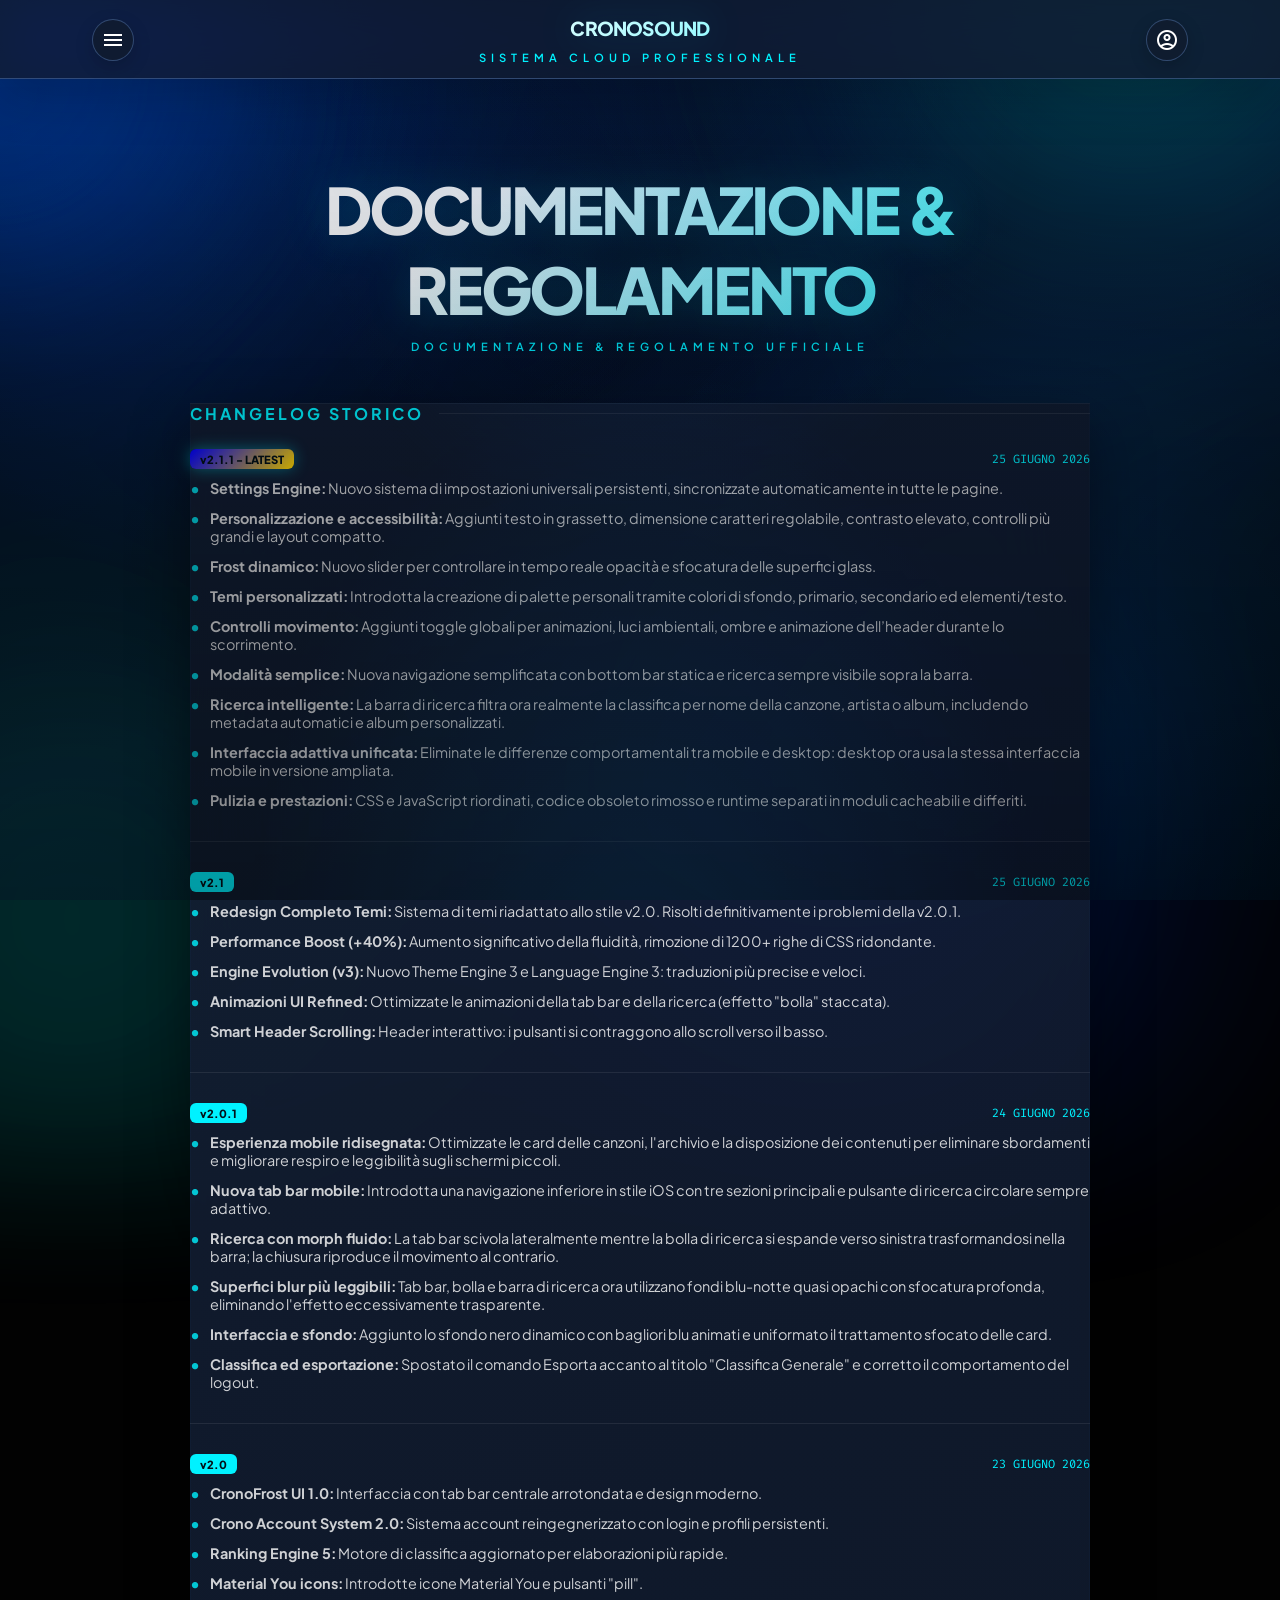
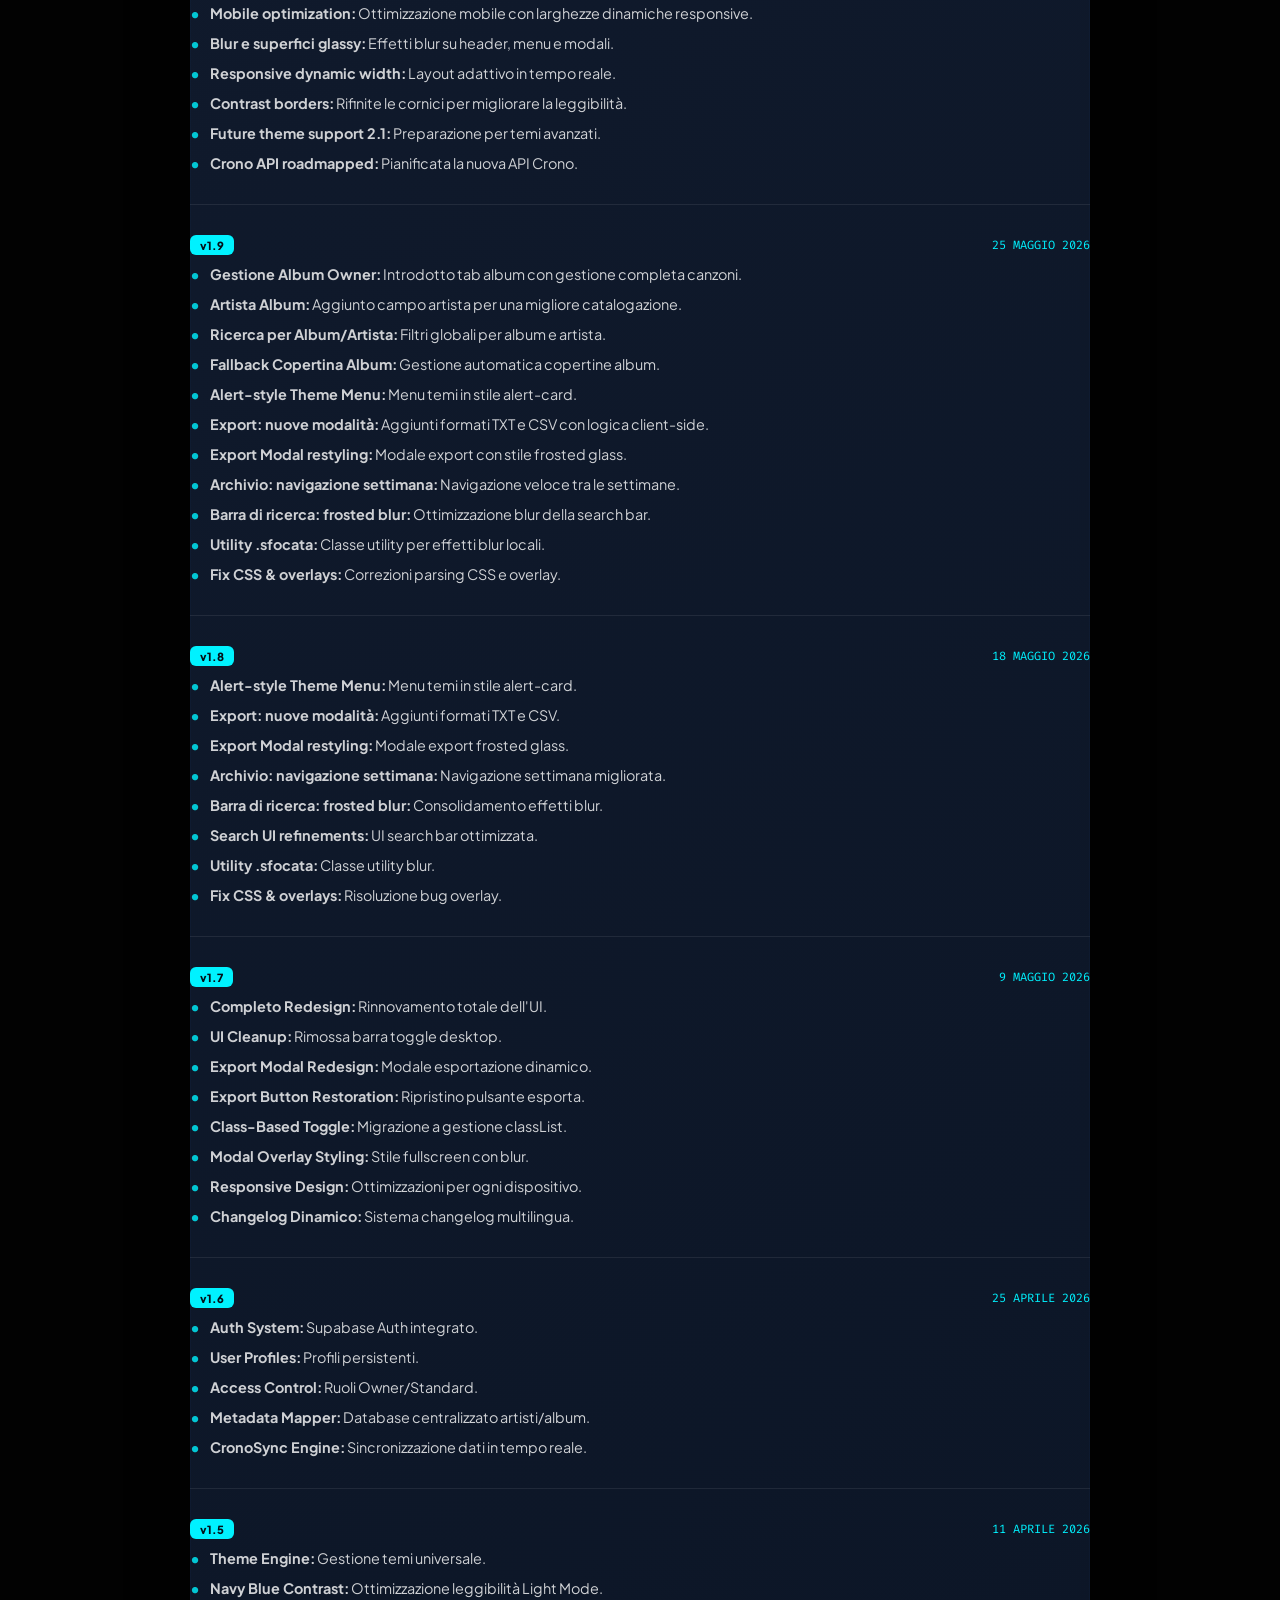
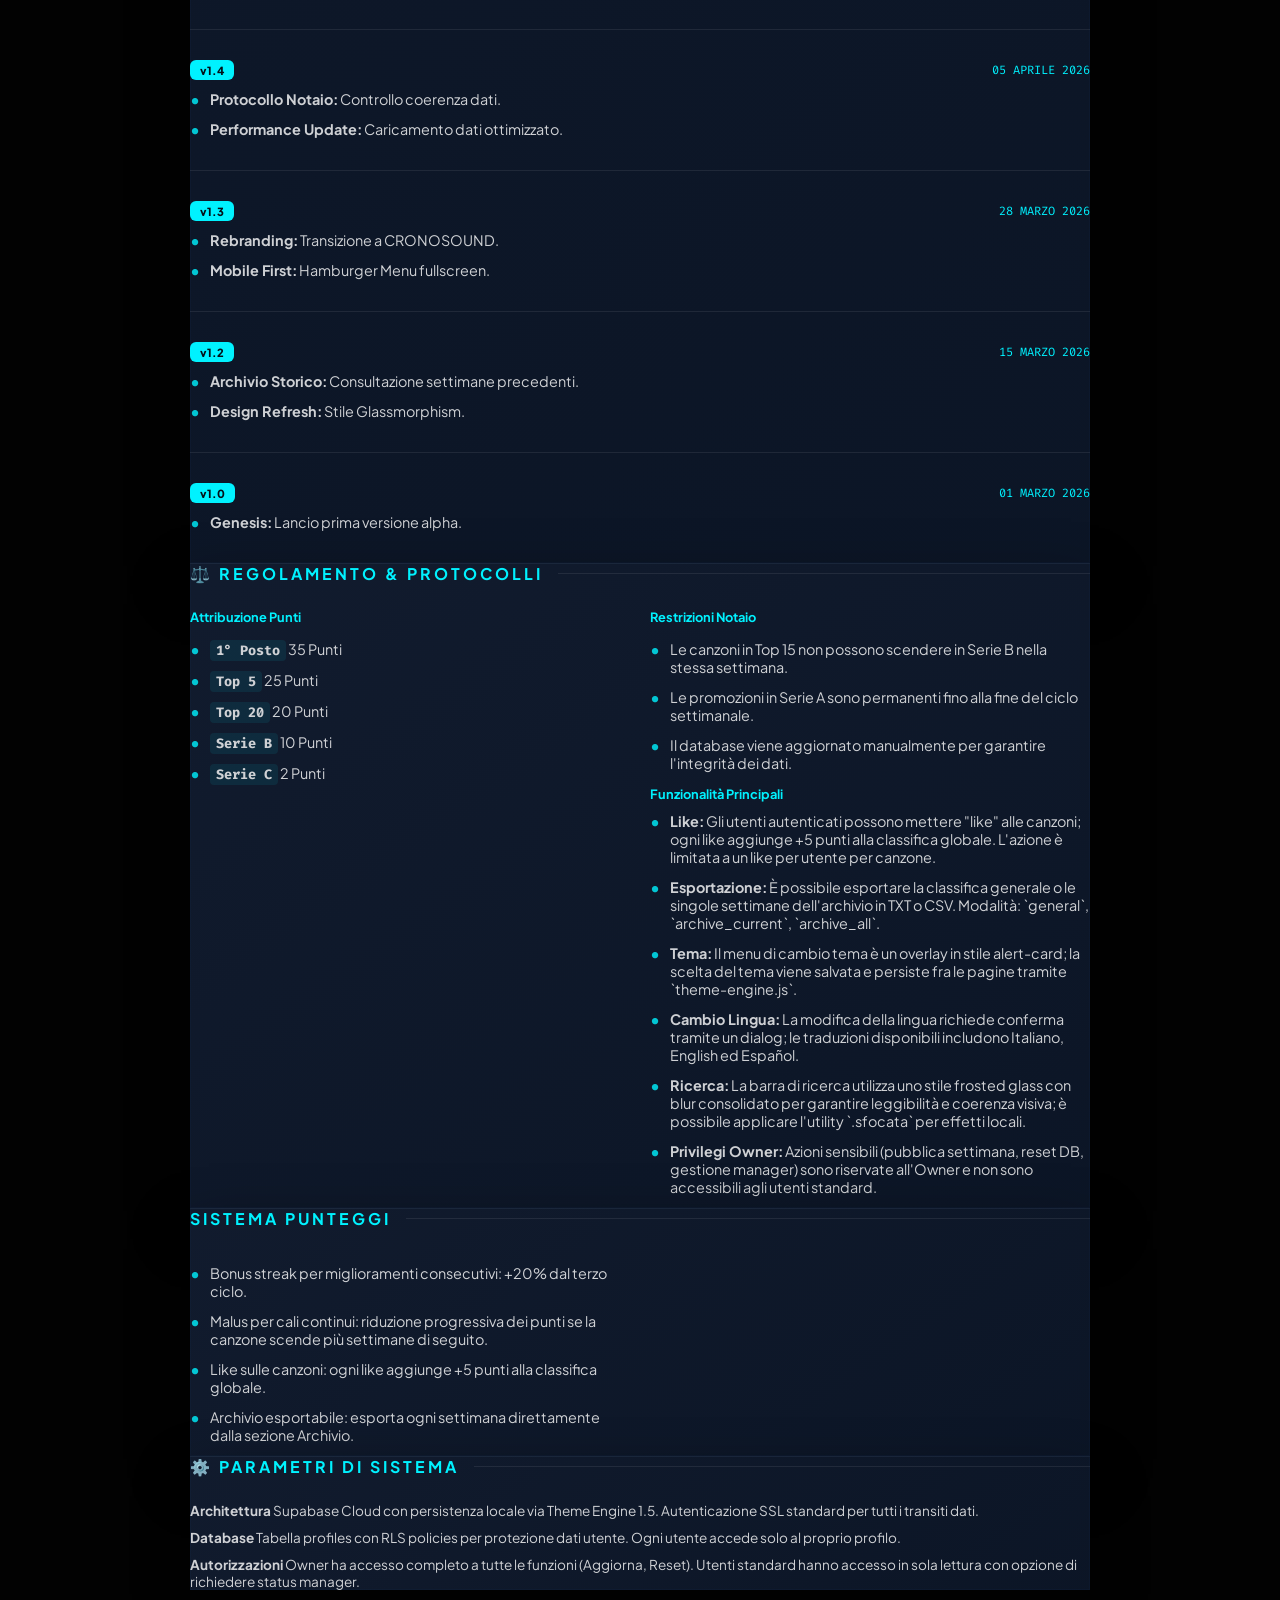
<file: info.html>
<!DOCTYPE html>
<html lang="it">
<head>
    <meta charset="UTF-8">
    <meta name="viewport" content="width=device-width, initial-scale=1.0, viewport-fit=cover">
    <title>CRONOSOUND | DOCUMENTAZIONE & REGOLAMENTO</title>
    
    <script src="language-engine.js"></script>
    <script src="theme-engine.js"></script>
    <script src="settings-engine.js"></script>
    <script src="changelog-data.js" defer></script>
    <script src="shared-ui.js" defer></script>
    <script src="info.js" defer></script>
    
    <link href="https://fonts.googleapis.com/css2?family=Plus+Jakarta+Sans:wght@300;400;600;800&family=Fira+Code:wght@400;500&display=swap" rel="stylesheet">
    <!-- Material Symbols for icons -->
    <link href="https://fonts.googleapis.com/css2?family=Material+Symbols+Outlined" rel="stylesheet" />
    <style id="force-hide-info-style">
    /* Force-hide hero actions and back-link on info page */
    body.info .hero-actions, body.info .back-link {
        display: none !important;
        opacity: 0 !important;
        pointer-events: none !important;
    }
    </style>
    
    <link rel="stylesheet" href="style.css">
</head>
<body class="info">

<!-- Shared header and menu will be loaded here -->
<div id="site-header"></div>
<div id="site-menu"></div>

<div class="container info">

    <header>
        <h1 data-i18n="documentation_title">CRONOSOUND | DOCUMENTAZIONE & REGOLAMENTO</h1>
        <p style="color: var(--accent); font-size: 0.7rem; letter-spacing: 5px; text-transform: uppercase; margin-top: 10px; font-weight: 600;" data-i18n="official_docs">Documentazione & Regolamento Ufficiale</p>
    </header>

    <div class="glass-card">
        <h2 data-i18n="changelog">📜 Changelog Storico</h2>
        <div id="changelog-container"></div>
    </div>

    <div class="glass-card">
        <h2 data-i18n="rules_protocols">⚖️ Regolamento & Protocolli</h2>
        <div class="regolamento-grid">
            <div>
                <h3 style="font-size: 0.8rem; margin-bottom: 15px; color: var(--accent);" data-i18n="point_attribution">Attribuzione Punti</h3>
                <ul>
                    <li><b class="code-inline" data-i18n="first_place">1° Posto:</b> 35 Punti</li>
                    <li><b class="code-inline" data-i18n="top_5">Top 5:</b> 25 Punti</li>
                    <li><b class="code-inline" data-i18n="top_20">Top 20:</b> 20 Punti</li>
                    <li><b class="code-inline" data-i18n="series_b_points">Serie B:</b> 10 Punti</li>
                    <li><b class="code-inline" data-i18n="series_c_points">Serie C:</b> 2 Punti</li>
                </ul>
            </div>
            <div>
                <h3 style="font-size: 0.8rem; margin-bottom: 15px; color: var(--accent);" data-i18n="notary_restrictions">Restrizioni Notaio</h3>
                <ul>
                    <li data-i18n="top_15_restrict">Le canzoni in Top 15 non possono scendere in Serie B nella stessa settimana.</li>
                    <li data-i18n="series_a_permanent">Le promozioni in Serie A sono permanenti fino alla fine del ciclo settimanale.</li>
                    <li data-i18n="manual_update">Il database viene aggiornato manualmente per garantire l'integrità dei dati.</li>
                </ul>
                <h3 style="font-size: 0.8rem; margin-top: 14px; margin-bottom: 10px; color: var(--accent);">Funzionalità Principali</h3>
                <ul>
                    <li><b>Like:</b> Gli utenti autenticati possono mettere "like" alle canzoni; ogni like aggiunge +5 punti alla classifica globale. L'azione è limitata a un like per utente per canzone.</li>
                    <li><b>Esportazione:</b> È possibile esportare la classifica generale o le singole settimane dell'archivio in TXT o CSV. Modalità: `general`, `archive_current`, `archive_all`.</li>
                    <li><b>Tema:</b> Il menu di cambio tema è un overlay in stile alert-card; la scelta del tema viene salvata e persiste fra le pagine tramite `theme-engine.js`.</li>
                    <li><b>Cambio Lingua:</b> La modifica della lingua richiede conferma tramite un dialog; le traduzioni disponibili includono Italiano, English ed Español.</li>
                    <li><b>Ricerca:</b> La barra di ricerca utilizza uno stile frosted glass con blur consolidato per garantire leggibilità e coerenza visiva; è possibile applicare l'utility `.sfocata` per effetti locali.</li>
                    <li><b>Privilegi Owner:</b> Azioni sensibili (pubblica settimana, reset DB, gestione manager) sono riservate all'Owner e non sono accessibili agli utenti standard.</li>
                </ul>
            </div>
        </div>
    </div>

    <div class="glass-card">
        <h2 data-i18n="scoring_system">🎯 Sistema Punteggi</h2>
        <div class="regolamento-grid">
            <div>
                <ul>
                    <li data-i18n="scoring_rule_1">Bonus streak per miglioramenti consecutivi: +20% dal terzo ciclo.</li>
                    <li data-i18n="scoring_rule_2">Malus per cali continui: riduzione progressiva dei punti se la canzone scende più settimane di seguito.</li>
                    <li data-i18n="scoring_rule_3">Like sulle canzoni: ogni like aggiunge +5 punti alla classifica globale.</li>
                    <li data-i18n="scoring_rule_4">Archivio esportabile: esporta ogni settimana direttamente dalla sezione Archivio.</li>
                </ul>
            </div>
        </div>
    </div>

    <div class="glass-card">
        <h2 data-i18n="system_params">⚙️ Parametri di Sistema</h2>
        <div style="font-size: 0.85rem; opacity: 0.8;">
            <p><b data-i18n="architecture">Architettura:</b> <span data-i18n="supabase_desc">Supabase Cloud con persistenza locale via Theme Engine 1.5. Autenticazione SSL standard per tutti i transiti dati.</span></p>
            <p style="margin-top: 10px;"><b data-i18n="database">Database:</b> <span data-i18n="database_desc">Tabella profiles con RLS policies per protezione dati utente. Ogni utente accede solo al proprio profilo.</span></p>
            <p style="margin-top: 10px;"><b data-i18n="authorizations">Autorizzazioni:</b> <span data-i18n="auth_desc">Owner ha accesso completo a tutte le funzioni (Aggiorna, Reset). Utenti standard hanno accesso in sola lettura con opzione di richiedere status manager.</span></p>
        </div>
    </div>

    <p style="text-align: center; font-size: 0.6rem; color: var(--text-dim); letter-spacing: 2px; margin-top: 50px;">TONY EXECUTIVE SYSTEMS — DOCUMENT VERSION 2.0.1</p>
</div>

</body>
</html>
</file>
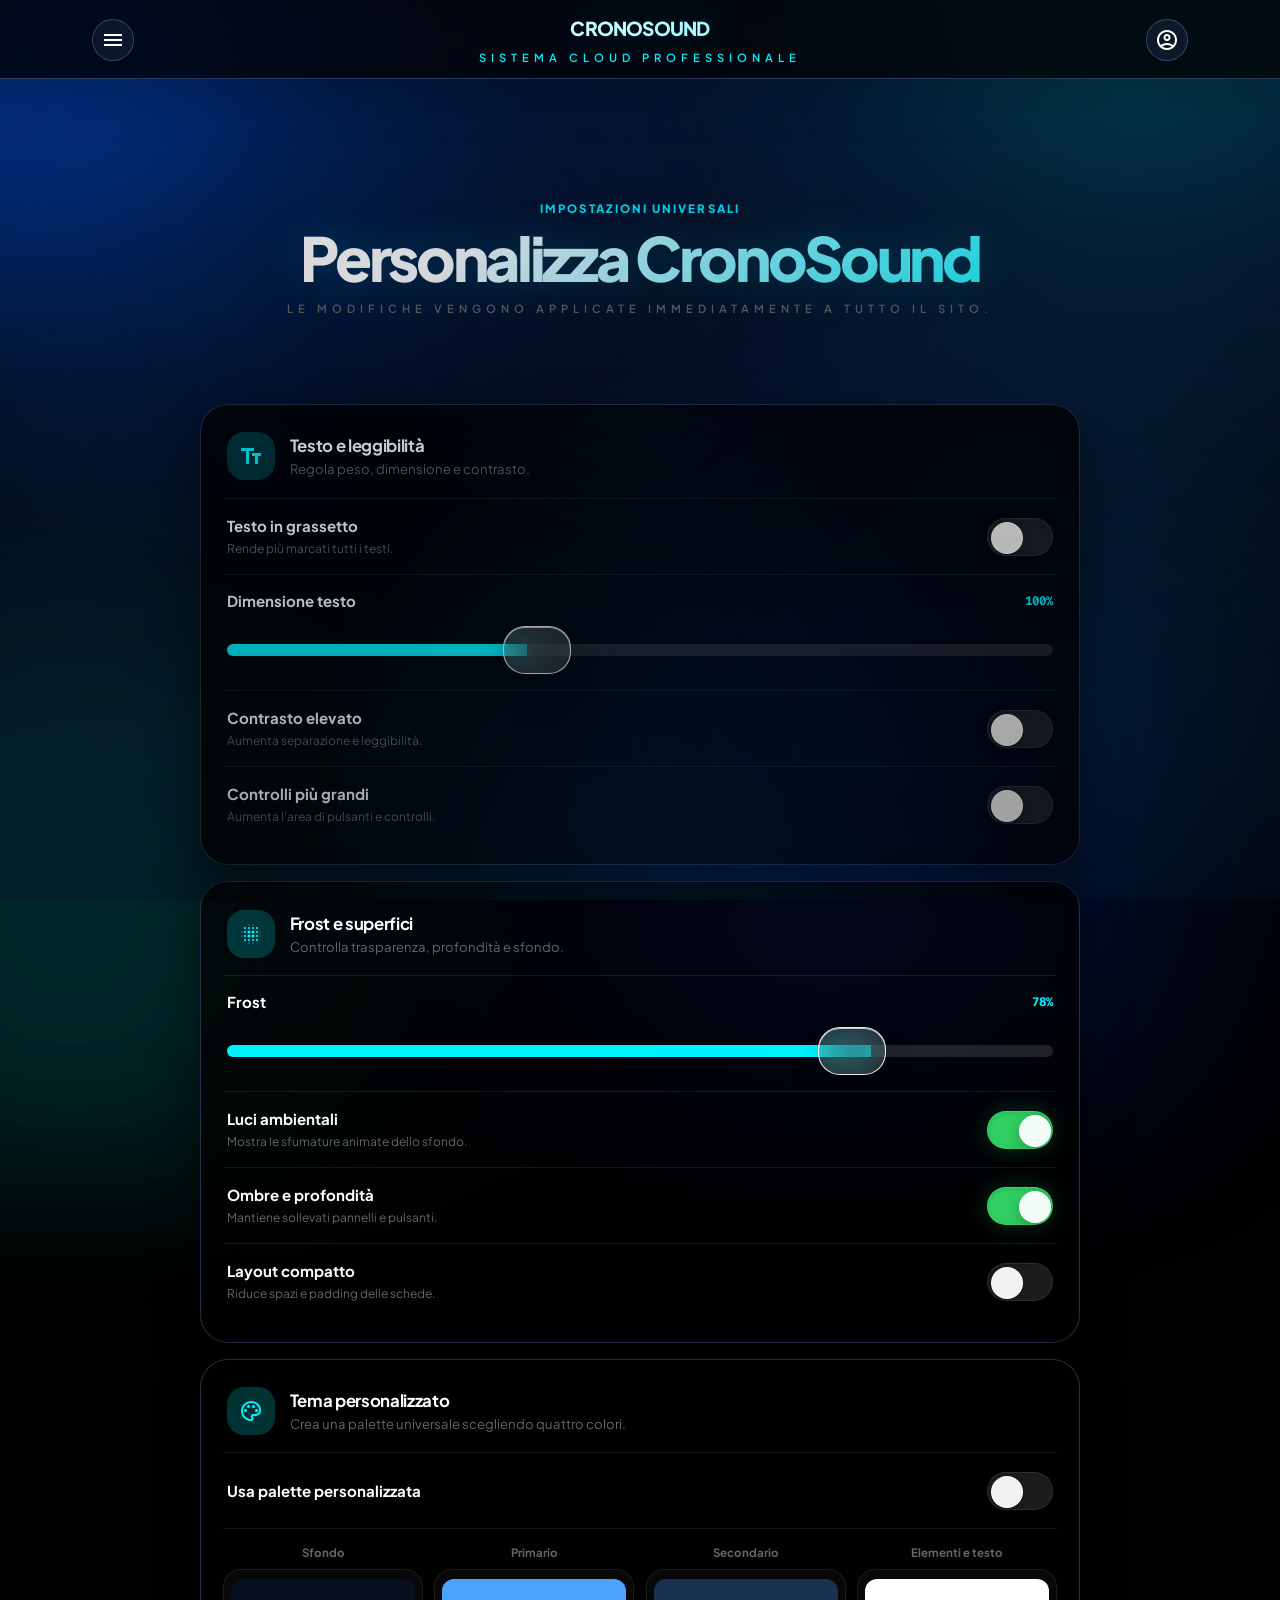
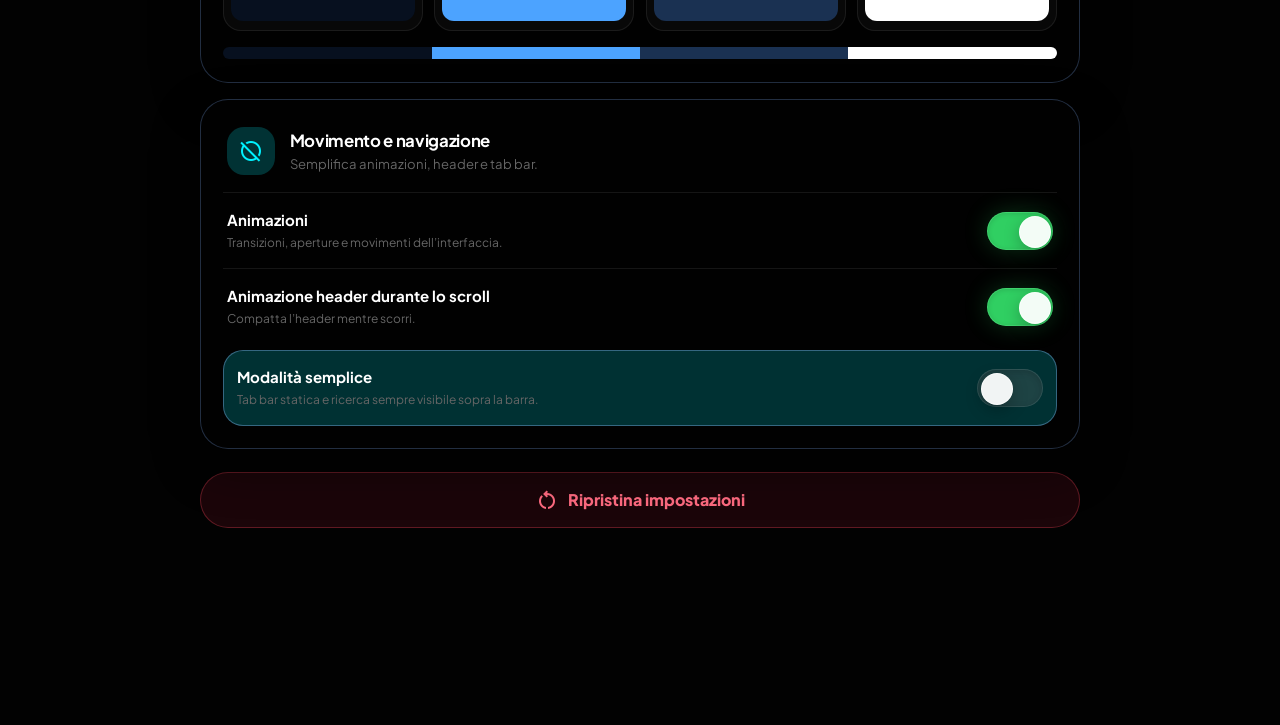
<file: settings.html>
<!DOCTYPE html>
<html lang="it">
<head>
    <meta charset="UTF-8">
    <meta name="viewport" content="width=device-width, initial-scale=1.0, viewport-fit=cover">
    <meta name="theme-color" content="#07101f">
    <title>CRONOSOUND | SETTINGS</title>
    <script src="language-engine.js"></script>
    <script src="theme-engine.js"></script>
    <script src="settings-engine.js"></script>
    <script src="shared-ui.js" defer></script>
    <script src="settings.js" defer></script>
    <link href="https://fonts.googleapis.com/css2?family=Plus+Jakarta+Sans:wght@300;400;600;700;800&family=Fira+Code:wght@400;500&display=swap" rel="stylesheet">
    <link href="https://fonts.googleapis.com/css2?family=Material+Symbols+Outlined" rel="stylesheet">
    <link rel="stylesheet" href="style.css">
    <link rel="stylesheet" href="settings.css">
</head>
<body class="settings-page">
    <div id="site-header"></div>
    <div id="site-menu"></div>

    <main class="settings-shell">
        <header class="settings-heading">
            <span class="settings-kicker" data-i18n="settings_universal">Impostazioni universali</span>
            <h1 data-i18n="settings_title">Personalizza CronoSound</h1>
            <p data-i18n="settings_intro">Le modifiche vengono applicate immediatamente a tutto il sito.</p>
        </header>

        <section class="settings-card">
            <div class="settings-card-title">
                <span class="material-symbols-outlined">text_fields</span>
                <div><h2 data-i18n="settings_typography">Testo e leggibilità</h2><p data-i18n="settings_typography_desc">Regola peso, dimensione e contrasto.</p></div>
            </div>
            <label class="setting-row setting-toggle-row">
                <span><strong data-i18n="settings_bold">Testo in grassetto</strong><small data-i18n="settings_bold_desc">Rende più marcati tutti i testi.</small></span>
                <input type="checkbox" data-setting="boldText" class="settings-switch-input"><span class="settings-switch" aria-hidden="true"></span>
            </label>
            <label class="setting-range-row">
                <span><strong data-i18n="settings_text_size">Dimensione testo</strong><output data-output="fontScale">100%</output></span>
                <input type="range" min="80" max="135" step="1" data-setting="fontScale">
            </label>
            <label class="setting-row setting-toggle-row">
                <span><strong data-i18n="settings_contrast">Contrasto elevato</strong><small data-i18n="settings_contrast_desc">Aumenta separazione e leggibilità.</small></span>
                <input type="checkbox" data-setting="highContrast" class="settings-switch-input"><span class="settings-switch" aria-hidden="true"></span>
            </label>
            <label class="setting-row setting-toggle-row">
                <span><strong data-i18n="settings_large_targets">Controlli più grandi</strong><small data-i18n="settings_large_targets_desc">Aumenta l’area di pulsanti e controlli.</small></span>
                <input type="checkbox" data-setting="largeTargets" class="settings-switch-input"><span class="settings-switch" aria-hidden="true"></span>
            </label>
        </section>

        <section class="settings-card">
            <div class="settings-card-title">
                <span class="material-symbols-outlined">blur_on</span>
                <div><h2 data-i18n="settings_appearance">Frost e superfici</h2><p data-i18n="settings_appearance_desc">Controlla trasparenza, profondità e sfondo.</p></div>
            </div>
            <label class="setting-range-row">
                <span><strong>Frost</strong><output data-output="frost">78%</output></span>
                <input type="range" min="0" max="100" step="1" data-setting="frost">
            </label>
            <label class="setting-row setting-toggle-row">
                <span><strong data-i18n="settings_ambient">Luci ambientali</strong><small data-i18n="settings_ambient_desc">Mostra le sfumature animate dello sfondo.</small></span>
                <input type="checkbox" data-setting="ambientBackground" class="settings-switch-input"><span class="settings-switch" aria-hidden="true"></span>
            </label>
            <label class="setting-row setting-toggle-row">
                <span><strong data-i18n="settings_shadows">Ombre e profondità</strong><small data-i18n="settings_shadows_desc">Mantiene sollevati pannelli e pulsanti.</small></span>
                <input type="checkbox" data-setting="shadows" class="settings-switch-input"><span class="settings-switch" aria-hidden="true"></span>
            </label>
            <label class="setting-row setting-toggle-row">
                <span><strong data-i18n="settings_compact">Layout compatto</strong><small data-i18n="settings_compact_desc">Riduce spazi e padding delle schede.</small></span>
                <input type="checkbox" data-setting="compactLayout" class="settings-switch-input"><span class="settings-switch" aria-hidden="true"></span>
            </label>
        </section>

        <section class="settings-card">
            <div class="settings-card-title">
                <span class="material-symbols-outlined">palette</span>
                <div><h2 data-i18n="settings_custom_theme">Tema personalizzato</h2><p data-i18n="settings_custom_theme_desc">Crea una palette universale scegliendo quattro colori.</p></div>
            </div>
            <label class="setting-row setting-toggle-row">
                <span><strong data-i18n="settings_enable_custom_theme">Usa palette personalizzata</strong></span>
                <input type="checkbox" data-setting="customTheme" class="settings-switch-input"><span class="settings-switch" aria-hidden="true"></span>
            </label>
            <div class="settings-color-grid">
                <label><span data-i18n="settings_color_background">Sfondo</span><input type="color" data-color-setting="background"></label>
                <label><span data-i18n="settings_color_primary">Primario</span><input type="color" data-color-setting="primary"></label>
                <label><span data-i18n="settings_color_secondary">Secondario</span><input type="color" data-color-setting="secondary"></label>
                <label><span data-i18n="settings_color_elements">Elementi e testo</span><input type="color" data-color-setting="elements"></label>
            </div>
            <div class="settings-palette-preview" aria-hidden="true"><i></i><i></i><i></i><i></i></div>
        </section>

        <section class="settings-card">
            <div class="settings-card-title">
                <span class="material-symbols-outlined">motion_photos_off</span>
                <div><h2 data-i18n="settings_motion">Movimento e navigazione</h2><p data-i18n="settings_motion_desc">Semplifica animazioni, header e tab bar.</p></div>
            </div>
            <label class="setting-row setting-toggle-row">
                <span><strong data-i18n="settings_animations">Animazioni</strong><small data-i18n="settings_animations_desc">Transizioni, aperture e movimenti dell’interfaccia.</small></span>
                <input type="checkbox" data-setting="animations" class="settings-switch-input"><span class="settings-switch" aria-hidden="true"></span>
            </label>
            <label class="setting-row setting-toggle-row">
                <span><strong data-i18n="settings_header_collapse">Animazione header durante lo scroll</strong><small data-i18n="settings_header_collapse_desc">Compatta l’header mentre scorri.</small></span>
                <input type="checkbox" data-setting="headerCollapse" class="settings-switch-input"><span class="settings-switch" aria-hidden="true"></span>
            </label>
            <label class="setting-row setting-toggle-row featured-setting">
                <span><strong data-i18n="settings_simple_mode">Modalità semplice</strong><small data-i18n="settings_simple_mode_desc">Tab bar statica e ricerca sempre visibile sopra la barra.</small></span>
                <input type="checkbox" data-setting="simpleMode" class="settings-switch-input"><span class="settings-switch" aria-hidden="true"></span>
            </label>
        </section>

        <button class="settings-reset" type="button" id="settings-reset"><span class="material-symbols-outlined">restart_alt</span><span data-i18n="settings_reset">Ripristina impostazioni</span></button>
    </main>
</body>
</html>
</file>
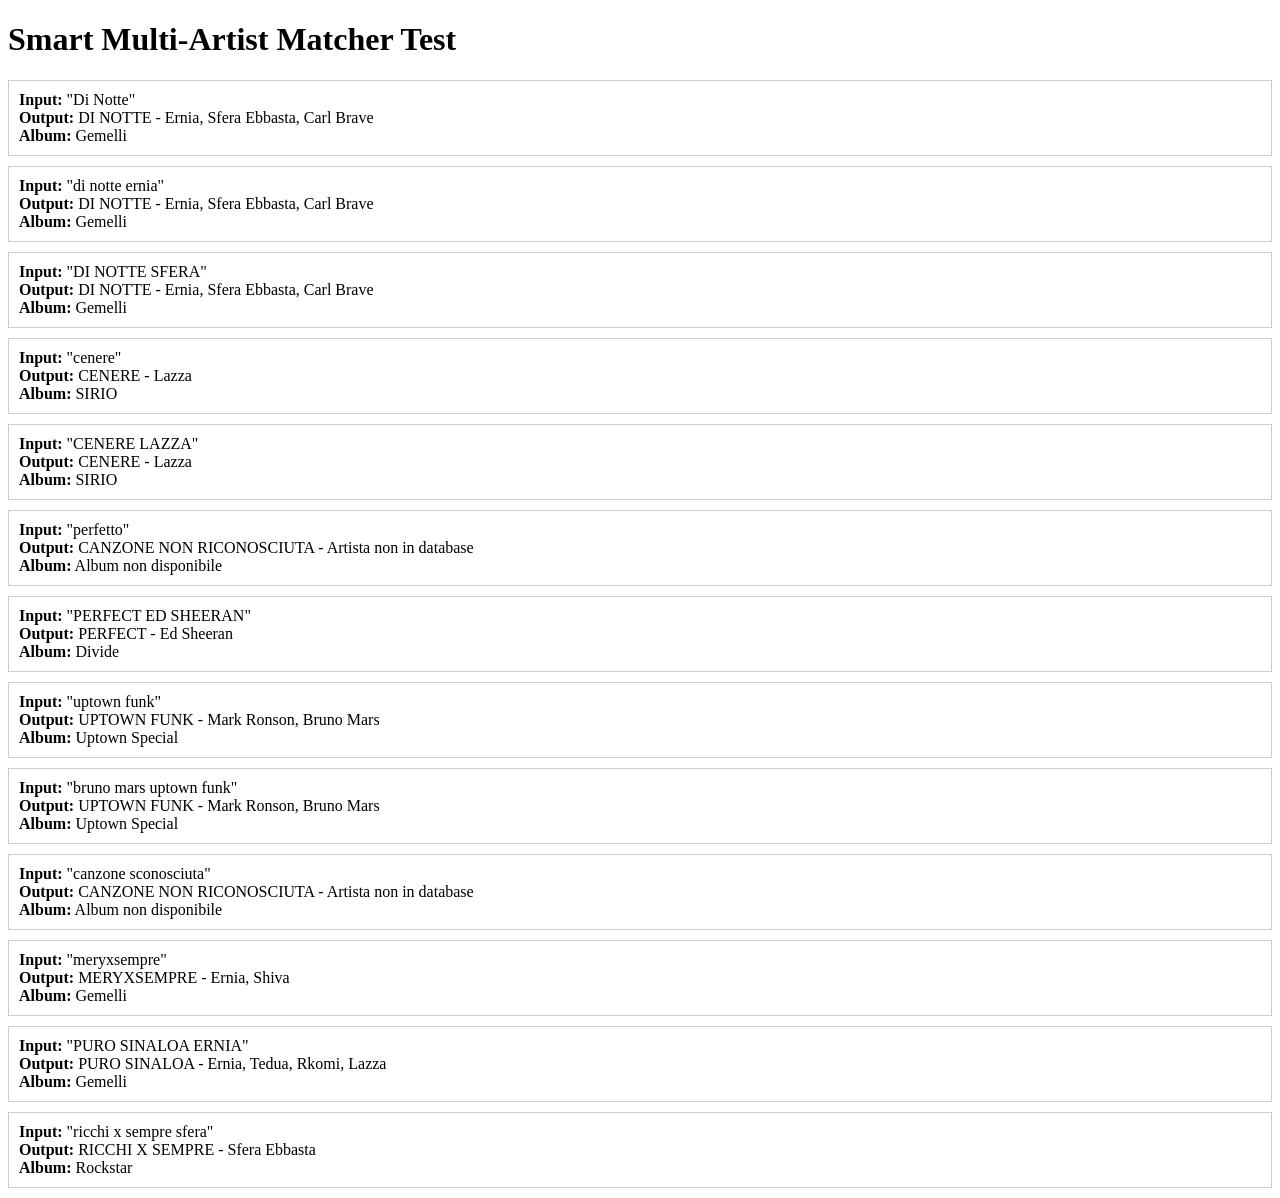
<file: test-matcher.html>
<!DOCTYPE html>
<html lang="it">
<head>
    <meta charset="UTF-8">
    <title>Smart Multi-Artist Matcher Test</title>
    <script src="album-mapper.js"></script>
</head>
<body>
    <h1>Smart Multi-Artist Matcher Test</h1>
    <div id="results"></div>

    <script>
        // Test cases
        const tests = [
            'Di Notte',
            'di notte ernia',
            'DI NOTTE SFERA',
            'cenere',
            'CENERE LAZZA',
            'perfetto',
            'PERFECT ED SHEERAN',
            'uptown funk',
            'bruno mars uptown funk',
            'canzone sconosciuta',
            'meryxsempre',
            'PURO SINALOA ERNIA',
            'ricchi x sempre sfera'
        ];

        const resultsDiv = document.getElementById('results');

        tests.forEach(test => {
            const result = smartMultiArtistMatcher(test);
            const div = document.createElement('div');
            div.style.margin = '10px 0';
            div.style.padding = '10px';
            div.style.border = '1px solid #ccc';
            div.innerHTML = `
                <strong>Input:</strong> "${test}"<br>
                <strong>Output:</strong> ${result.titolo} - ${result.artista}<br>
                <strong>Album:</strong> ${result.album}
            `;
            resultsDiv.appendChild(div);
        });
    </script>
</body>
</html>
</file>
<file: style.css>
:root {
--bg: #020202;
--accent: #00f2ff;
--accent-glow: rgba(0, 242, 255, 0.2);
--glass: rgba(255, 255, 255, 0.03);
--glass-border: rgba(255, 255, 255, 0.08);
--danger: #ff2d55;
--warning: #ffb800;
--text: #ffffff;
--text-dim: #666;
--card-radius: 28px;
}

/* LIGHT MODE OTTIMIZZATA - DESIGN PROFESSIONALE */
body.light-mode {
--bg: #f2f2f7;
--surface: #ffffff;
--surface-soft: #efeef4;
--text: #1c1c1e;
--text-dim: rgba(60, 60, 67, 0.6);
--glass: rgba(255, 255, 255, 0.85);
--glass-border: rgba(60, 60, 67, 0.12);
--accent: #ff453a;
--accent-glow: rgba(255, 69, 58, 0.12);
--separator: rgba(60, 60, 67, 0.12);
}

body.light-mode .nav-btn:not(.active) {
    background: rgba(239, 239, 244, 0.9);
    color: #1c1c1e;
    border: 1px solid rgba(60, 60, 67, 0.12);
}

/* RED MODE - DESIGN PROFESSIONALE */
body.red-mode {
--bg: #1a0a0a;
--text: #ffffff;
--text-dim: #cc6666;
--glass: rgba(255, 100, 100, 0.05);
--glass-border: rgba(255, 100, 100, 0.15);
--accent: #ff4444;
--accent-glow: rgba(255, 68, 68, 0.2);
}

body.red-mode .nav-btn:not(.active) {
    background: rgba(255, 68, 68, 0.08);
    color: #ffffff;
}

/* GLASS MODE - EFFETTI VETRO TRASPARENTI */
body.glass-mode {
--bg: rgba(240, 248, 255, 0.95);
--text: #1d1d1f;
--text-dim: #86868b;
--glass: rgba(255, 255, 255, 0.9);
--glass-border: rgba(0, 0, 0, 0.08);
--accent: #87ceeb;
--accent-glow: rgba(135, 206, 235, 0.3);
}

body.glass-mode .nav-btn:not(.active) {
    background: rgba(0, 0, 0, 0.05);
    border: 1px solid rgba(0, 0, 0, 0.08);
    color: #1d1d1f;
}

/* BLUE MODE - TEMA BLU ELEGANTE */
body.blue-mode {
--bg: #0a0f1c;
--text: #ffffff;
--text-dim: #87ceeb;
--glass: rgba(135, 206, 235, 0.08);
--glass-border: rgba(135, 206, 235, 0.2);
--accent: #4169e1;
--accent-glow: rgba(65, 105, 225, 0.3);
}

body.blue-mode .nav-btn:not(.active) {
    background: rgba(65, 105, 225, 0.08);
    color: #ffffff;
}

body.gold-mode {
--bg: #140f05;
--text: #fff9e6;
--text-dim: #d1b97f;
--glass: rgba(255, 236, 179, 0.14);
--glass-border: rgba(255, 215, 0, 0.18);
--accent: #ffd700;
--accent-glow: rgba(255, 215, 0, 0.3);
}

body.gold-mode .nav-btn:not(.active) {
    background: rgba(255, 236, 179, 0.14);
    color: #fff9e6;
}

* {
    margin: 0;
    padding: 0;
    box-sizing: border-box;
    transition: background 0.35s cubic-bezier(0.16, 1, 0.3, 1), color 0.35s cubic-bezier(0.16, 1, 0.3, 1), transform 0.28s cubic-bezier(0.16, 1, 0.3, 1);
}

body {
    font-family: 'Plus Jakarta Sans', sans-serif;
    background: #020308;
    color: var(--text);
    min-height: 100vh;
    overflow-x: hidden;
    isolation: isolate;
}

body::before,
body::after {
    content: "";
position: fixed;
    pointer-events: none;
    z-index: 0;
    will-change: transform, opacity, filter;
}

body::before {
    inset: -24vmax;
    background:
        radial-gradient(circle at 18% 26%, rgba(0, 92, 255, 0.52) 0 7%, rgba(0, 92, 255, 0.18) 15%, transparent 29%),
        radial-gradient(circle at 78% 20%, rgba(0, 195, 255, 0.32) 0 6%, rgba(0, 119, 255, 0.14) 17%, transparent 31%),
        radial-gradient(circle at 62% 76%, rgba(0, 68, 255, 0.4) 0 8%, rgba(0, 68, 255, 0.12) 19%, transparent 34%),
        radial-gradient(circle at 22% 82%, rgba(0, 225, 255, 0.2) 0 5%, transparent 26%);
    filter: blur(72px) saturate(145%);
    opacity: 0.82;
    transform: translate3d(-2%, -1%, 0) scale(1);
    animation: ambient-blue-drift 20s cubic-bezier(0.45, 0, 0.2, 1) infinite alternate;
}

body::after {
    inset: 0;
    background:
        radial-gradient(ellipse at 50% -10%, rgba(25, 110, 255, 0.18), transparent 46%),
        radial-gradient(ellipse at 50% 110%, rgba(0, 174, 255, 0.12), transparent 45%),
        linear-gradient(180deg, rgba(0, 8, 22, 0.08), rgba(0, 0, 0, 0.5));
    opacity: 0.72;
    animation: ambient-blue-pulse 9s ease-in-out infinite alternate;
}

body.light-mode,
body.glass-mode {
    background: var(--bg);
}

body.light-mode::before,
body.glass-mode::before {
    opacity: 0.2;
}

@keyframes ambient-blue-drift {
    0% {
        transform: translate3d(-3%, -2%, 0) scale(0.98) rotate(-2deg);
    }
    45% {
        transform: translate3d(4%, 1%, 0) scale(1.05) rotate(2deg);
    }
    100% {
        transform: translate3d(-1%, 5%, 0) scale(1.1) rotate(-1deg);
    }
}

/* Final mobile tab-bar override */
@media (max-width: 899px) {
    body .mobile-bottom {
        left: 50%;
        right: auto;
        bottom: max(12px, env(safe-area-inset-bottom));
        width: min(calc(100% - 24px), 430px);
        padding: 0;
        display: grid;
        grid-template-columns: minmax(0, 1fr) 60px;
        align-items: stretch;
        justify-content: initial;
        gap: 10px;
        transform: translateX(-50%);
    }

    body .mobile-bottom .mobile-action-group {
        width: 100%;
        height: 64px;
        padding: 5px;
        display: grid;
        grid-template-columns: repeat(3, minmax(0, 1fr));
        gap: 3px;
        border: 1px solid var(--chrome-border);
        border-radius: 25px;
        background: var(--chrome-surface);
        -webkit-backdrop-filter: blur(34px) saturate(155%);
        backdrop-filter: blur(34px) saturate(155%);
        box-shadow: 0 18px 48px var(--chrome-shadow);
    }

    body .mobile-bottom .mobile-action-group > .mobile-action-btn {
        width: 100%;
        height: 54px;
        min-height: 54px;
        padding: 5px 4px 4px;
        display: flex;
        flex-direction: column;
        align-items: center;
        justify-content: center;
        gap: 2px;
        border: 0;
        border-radius: 21px;
        background: transparent;
        box-shadow: none;
        color: var(--chrome-text);
        -webkit-backdrop-filter: none;
        backdrop-filter: none;
    }

    body .mobile-bottom .mobile-action-group > .mobile-action-btn:hover {
        transform: none;
        background: var(--chrome-surface-soft);
        box-shadow: none;
    }

    body .mobile-bottom .mobile-action-group > .mobile-action-btn.active {
        background: var(--chrome-surface-active);
        border: 1px solid var(--chrome-border-active);
        border-radius: 40px;
        color: var(--accent);
        box-shadow: inset 0 1px 0 rgba(255,255,255,0.08);
    }

    body .mobile-bottom .mobile-action-group > .mobile-action-btn .material-symbols-outlined {
        color: currentColor;
        font-size: 1.35rem;
        line-height: 1;
        filter: none;
    }

    body .mobile-bottom .mobile-action-label {
        display: block;
        max-width: 100%;
        overflow: hidden;
        color: currentColor;
        font-size: 0.62rem;
        font-weight: 700;
        line-height: 1.05;
        text-overflow: ellipsis;
        white-space: nowrap;
    }

    body .mobile-bottom .mobile-search-bubble {
        width: 60px;
        height: 64px;
        min-height: 64px;
        border-radius: 25px;
        background: var(--chrome-surface);
        border: 1px solid var(--chrome-border);
        box-shadow: 0 18px 48px var(--chrome-shadow);
        -webkit-backdrop-filter: blur(34px) saturate(155%);
        backdrop-filter: blur(34px) saturate(155%);
    }

    body .mobile-bottom .mobile-search-bubble .material-symbols-outlined {
        color: var(--chrome-icon);
        font-size: 1.65rem;
        filter: none;
    }
}

@keyframes ambient-blue-pulse {
    from {
        opacity: 0.52;
        filter: saturate(110%);
    }
    to {
        opacity: 0.82;
        filter: saturate(150%);
    }
}

::-webkit-scrollbar { width: 6px; }
::-webkit-scrollbar-track { background: var(--bg); }
::-webkit-scrollbar-thumb { background: #222; border-radius: 10px; }
body.light-mode ::-webkit-scrollbar-thumb { background: #ccc; }
body.red-mode ::-webkit-scrollbar-thumb { background: #cc6666; }
body.glass-mode ::-webkit-scrollbar-thumb { background: #ccc; }
body.blue-mode ::-webkit-scrollbar-thumb { background: #4169e1; }

/* ===== APP CONTAINER ===== */
.app-container {
    min-height: 100vh;
    display: flex;
    flex-direction: column;
position: relative;
    z-index: 1;
}

.app-container::before {
    content: "";
    pointer-events: none;
position: absolute;
    inset: 0;
    background:
        radial-gradient(circle at 10% 15%, rgba(0, 242, 255, 0.18), transparent 12%),
        radial-gradient(circle at 85% 20%, rgba(255, 255, 255, 0.12), transparent 10%),
        radial-gradient(circle at 50% 90%, rgba(0, 0, 0, 0.14), transparent 35%);
    opacity: 0.45;
}

@media (prefers-reduced-motion: reduce) {
    body::before,
    body::after {
        animation: none;
    }
}

/* ===== HEADER ===== */
.main-header {
    background: rgba(10, 10, 14, 0.72);
    backdrop-filter: blur(28px) saturate(180%);
    border-bottom: 1px solid rgba(255, 255, 255, 0.08);
position: sticky;
    top: 0;
    z-index: 1000;
    /* increase horizontal padding so header buttons sit slightly more inset */
    padding: 1rem 2rem 0.9rem;
    min-height: 72px;
    transition: padding 0.32s cubic-bezier(0.22, 0.03, 0.13, 0.98), background 0.32s ease, backdrop-filter 0.32s ease, min-height 0.32s ease;
    box-shadow: 0 20px 50px rgba(0, 0, 0, 0.24), inset 0 1px 0 rgba(255, 255, 255, 0.08);
}

/* Slightly reduce the horizontal inset on small screens to keep layout usable */
@media (max-width: 600px) {
    .main-header { padding-left: 1rem; padding-right: 1rem; }
}

.main-header.compact {
    padding: 0.35rem 1.25rem;
    min-height: 40px;
    background: rgba(15, 15, 15, 0.32);
    backdrop-filter: blur(38px) saturate(210%);
    box-shadow: 0 10px 24px rgba(0, 0, 0, 0.08), inset 0 1px 0 rgba(255, 255, 255, 0.04);
}

.header-compact-title {
position: absolute;
    left: 50%;
    top: 50%;
    transform: translate(-50%, -50%) translateY(-6px);
    opacity: 0;
    color: var(--accent);
    font-size: 1.05rem;
    letter-spacing: 0.22em;
    font-weight: 800;
    pointer-events: none;
    transition: opacity 0.28s ease, transform 0.28s ease;
    text-transform: uppercase;
}

.main-header.compact .header-compact-title {
    opacity: 1;
    transform: translate(-50%, -50%) translateY(0);
}

/* ===== REDESIGN TOP PANEL ===== */
.main-header {
    background: rgba(12, 12, 16, 0.72);
    /* keep horizontal inset so header buttons are centered away from edges */
    padding: 1rem 2rem 0.9rem;
    border-bottom: 1px solid rgba(255,255,255,0.08);
    backdrop-filter: blur(28px) saturate(180%);
    -webkit-backdrop-filter: blur(28px) saturate(180%);
    box-shadow: 0 18px 50px rgba(0,0,0,0.18);
}

/* Material Symbols helpers */
.material-symbols-outlined {
    font-variation-settings: 'FILL' 0, 'wght' 400, 'GRAD' 0, 'opsz' 24;
    font-family: 'Material Symbols Outlined';
    line-height: 1;
    display: inline-block;
}

.ranking-list-header {
    display: flex;
    flex-wrap: wrap;
    justify-content: space-between;
    gap: 0.75rem;
    align-items: center;
    margin-bottom: 1.25rem;
}

.ranking-badge {
    display: inline-flex;
    align-items: center;
    justify-content: center;
    padding: 0.85rem 1rem;
    border-radius: 999px;
    background: rgba(255,255,255,0.12);
    color: #ffffff;
    font-weight: 700;
    letter-spacing: 0.04em;
    text-transform: uppercase;
}

.ranking-status {
    color: rgba(255,255,255,0.78);
    font-weight: 600;
}

.ranking-list {
    display: grid;
    gap: 1rem;
}

.ranking-card {
    display: flex;
    align-items: center;
    justify-content: space-between;
    gap: 1rem;
    padding: 1.35rem 1.2rem;
    border-radius: 1.8rem;
    background: rgba(255,255,255,0.08);
    border: 1px solid rgba(255,255,255,0.14);
    box-shadow: inset 0 0 0 1px rgba(255,255,255,0.05), 0 24px 60px rgba(0,0,0,0.14);
    cursor: pointer;
    transition: transform 0.22s ease, box-shadow 0.22s ease, background 0.22s ease;
}

.ranking-card:hover {
    transform: translateY(-2px);
    background: rgba(255,255,255,0.12);
    box-shadow: inset 0 0 0 1px rgba(255,255,255,0.08), 0 34px 90px rgba(0,0,0,0.18);
}

.ranking-card-main {
    display: flex;
    align-items: center;
    gap: 1rem;
    min-width: 0;
}

.pos-pill {
    min-width: 46px;
    height: 46px;
    display: grid;
    place-items: center;
    border-radius: 18px;
    background: rgba(255,255,255,0.16);
    color: #ffffff;
    font-weight: 800;
    box-shadow: 0 10px 30px rgba(0,0,0,0.12);
    flex-shrink: 0;
}

.song-card-meta {
    display: flex;
    align-items: center;
    gap: 1rem;
    min-width: 0;
}

.song-cover-wrapper {
    width: 70px;
    min-width: 70px;
    aspect-ratio: 1 / 1;
    border-radius: 1.25rem;
    overflow: hidden;
    background: linear-gradient(135deg, rgba(255,255,255,0.28), rgba(255,255,255,0.08));
    box-shadow: inset 0 0 0 1px rgba(255,255,255,0.08);
    display: grid;
    place-items: center;
}

.song-cover {
    width: 100%;
    height: 100%;
    object-fit: cover;
}

.song-name {
    font-size: 1rem;
    font-weight: 800;
    color: #ffffff;
    line-height: 1.25;
    text-overflow: ellipsis;
    overflow: hidden;
    white-space: nowrap;
    max-width: 260px;
}

.song-subtitle {
    font-size: 0.85rem;
    color: rgba(255,255,255,0.72);
    margin-top: 0.35rem;
    line-height: 1.4;
}

.song-points {
    display: inline-flex;
    align-items: center;
    padding: 0.15rem 0.5rem;
    border-radius: 999px;
    background: rgba(0, 242, 255, 0.12);
    color: #00f2ff;
    font-weight: 800;
    border: 1px solid rgba(0, 242, 255, 0.18);
}

.button-mobile-action-btn {
    width: 44px;
    height: 44px;
    min-width: 44px;
    border: none;
    border-radius: 50%;
    background: rgba(255,255,255,0.08);
    color: #ffffff;
    display: inline-flex;
    align-items: center;
    justify-content: center;
    box-shadow: 0 12px 28px rgba(0,0,0,0.18);
    cursor: pointer;
    transition: transform 0.18s ease, background 0.18s ease, box-shadow 0.18s ease;
}

.button-mobile-action-btn:hover {
    transform: translateY(-1px);
    background: rgba(255,255,255,0.18);
}

.button-mobile-action-btn:focus-visible {
    outline: 2px solid rgba(0, 242, 255, 0.8);
    outline-offset: 2px;
}

.button-mobile-action-btn .material-symbols-outlined {
    font-size: 1.2rem;
}

@media (max-width: 720px) {
    .ranking-card {
        flex-direction: column;
        align-items: stretch;
    }
    .ranking-card-main {
        gap: 0.85rem;
    }
    .song-card-meta {
        flex-direction: row;
        align-items: center;
    }
}

/* iOS-style mobile tab bar */
@media (max-width: 899px) {
    .mobile-bottom {
        left: 50%;
        right: auto;
        bottom: max(12px, env(safe-area-inset-bottom));
        width: min(calc(100% - 24px), 430px);
        padding: 0;
        display: grid;
        grid-template-columns: minmax(0, 1fr) 60px;
        align-items: stretch;
        gap: 10px;
        transform: translateX(-50%);
    }

    .mobile-bottom .mobile-action-group {
        width: 100%;
        min-width: 0;
        height: 64px;
        padding: 5px;
        display: grid;
        grid-template-columns: repeat(3, minmax(0, 1fr));
        gap: 3px;
        border: 1px solid rgba(150, 190, 255, 0.22);
        border-radius: 25px;
        background: rgba(16, 27, 47, 0.76);
        -webkit-backdrop-filter: blur(34px) saturate(155%);
        backdrop-filter: blur(34px) saturate(155%);
        box-shadow: 0 18px 48px rgba(0,0,0,0.38);
    }

    .mobile-bottom .mobile-action-group > .mobile-action-btn {
        width: 100%;
        height: 54px;
        min-height: 54px;
        padding: 5px 4px 4px;
        display: flex;
        flex-direction: column;
        align-items: center;
        justify-content: center;
        gap: 2px;
        border: 0;
        border-radius: 21px;
        background: transparent;
        box-shadow: none;
        color: rgba(255,255,255,0.72);
        -webkit-backdrop-filter: none;
        backdrop-filter: none;
    }

    .mobile-bottom .mobile-action-group > .mobile-action-btn:hover {
        transform: none;
        background: rgba(255,255,255,0.06);
        box-shadow: none;
    }

    .mobile-bottom .mobile-action-group > .mobile-action-btn.active {
        background: rgba(238, 247, 255, 0.15);
        border: 1px solid rgba(180, 215, 255, 0.16);
        color: #4ca3ff;
        box-shadow: inset 0 1px 0 rgba(255,255,255,0.08);
    }

    .mobile-bottom .mobile-action-group > .mobile-action-btn.active .material-symbols-outlined {
        color: #4ca3ff;
    }

    .mobile-bottom .mobile-action-group .material-symbols-outlined {
        font-size: 1.35rem;
        line-height: 1;
        color: currentColor;
        filter: none;
    }

    .mobile-action-label {
        display: block;
        max-width: 100%;
        overflow: hidden;
        color: currentColor;
        font-size: 0.62rem;
        font-weight: 700;
        line-height: 1.05;
        text-overflow: ellipsis;
        white-space: nowrap;
    }

    .mobile-bottom .mobile-search-bubble {
        width: 60px;
        height: 64px;
        min-height: 64px;
        border-radius: 25px;
        background: rgba(16, 27, 47, 0.78);
        border: 1px solid rgba(150, 190, 255, 0.22);
        box-shadow: 0 18px 48px rgba(0,0,0,0.38);
        -webkit-backdrop-filter: blur(34px) saturate(155%);
        backdrop-filter: blur(34px) saturate(155%);
    }

    .mobile-bottom .mobile-search-bubble .material-symbols-outlined {
        color: #ffffff;
        font-size: 1.65rem;
        filter: none;
    }
}

@media (max-width: 900px) {
    .main-header { padding-top: 1.4rem; padding-bottom: 0.9rem; }
}

/* New mobile bottom layout */
.mobile-bottom {
position: fixed;
    left: 0;
    right: 0;
    bottom: 0.75rem;
    display: flex;
    align-items: center;
    justify-content: space-between;
    padding: 0 1rem;
    gap: 0.6rem;
    pointer-events: auto;
    z-index: 1600;
}

.mobile-search-bubble {
    width: 56px;
    height: 56px;
    border-radius: 50%;
    background: rgba(255,255,255,0.04);
    border: 1px solid rgba(255, 255, 255, 0.313);
    display: inline-flex;
    align-items: center;
    justify-content: center;
    box-shadow: 0 12px 30px rgba(0,0,0,0.28);
    cursor: pointer;
    backdrop-filter: blur(10px) saturate(140%);
    -webkit-backdrop-filter: blur(10px) saturate(140%);
    background-clip: padding-box;
    transition: transform 0.18s ease, box-shadow 0.18s ease, background 0.18s ease;
}
.mobile-search-bubble:hover { transform: translateY(-4px); box-shadow: 0 18px 40px rgba(0,0,0,0.32); }
.mobile-search-bubble:active { transform: translateY(-1px) scale(0.98); }

.mobile-action-group {
    display: flex;
    gap: 0.65rem;
    align-items: center;
}

.mobile-action-btn {
    width: 56px;
    height: 56px;
    border-radius: 50%;
    background: rgba(255,255,255,0.04);
    border: 1px solid rgba(255, 255, 255, 0.275);
    display: inline-flex;
    align-items: center;
    justify-content: center;
    cursor: pointer;
    box-shadow: 0 12px 30px rgba(0,0,0,0.28);
    backdrop-filter: blur(10px) saturate(140%);
    -webkit-backdrop-filter: blur(10px) saturate(140%);
    transition: transform 0.18s ease, box-shadow 0.18s ease, background 0.18s ease;
}
.mobile-action-btn:hover { transform: translateY(-4px); box-shadow: 0 18px 40px rgba(0,0,0,0.32); }
.mobile-action-btn:active { transform: translateY(-1px) scale(0.98); }

/* Make icons inside mobile bubbles white */
.mobile-action-btn .material-symbols-outlined,
.mobile-search-bubble .material-symbols-outlined {
    color: #ffffff;
    font-size: 1.2rem;
    line-height: 1;
    filter: drop-shadow(0 2px 6px rgba(0,0,0,0.45));
}

/* Mobile bottom search bar */
.mobile-bottom-search {
position: fixed;
    left: 0.75rem;
    right: 0.75rem;
    bottom: 0.75rem;
    display: flex;
    gap: 0.5rem;
    align-items: center;
    z-index: 1700;
}

.mobile-search-input-wrapper {
    flex: 1;
    display: flex;
    gap: 0.5rem;
    align-items: center;
    background: linear-gradient(180deg, rgba(255,255,255,0.02), rgba(255,255,255,0.01));
    padding: 0.9rem 1rem;
    min-height: 64px;
    border-radius: 999px;
    border: 1px solid rgba(255, 255, 255, 0.319);
    box-shadow: 0 12px 36px rgba(0,0,0,0.22), inset 0 1px 0 rgba(255,255,255,0.02);
    backdrop-filter: blur(10px) saturate(140%);
    -webkit-backdrop-filter: blur(10px) saturate(140%);
}

.mobile-search-input-wrapper .material-symbols-outlined {
    color: #ffffff;
    font-size: 1.25rem;
}

.mobile-search-input-wrapper .material-symbols-outlined { color: var(--accent); font-size: 1.2rem; }
.mobile-search-input { flex:1; border:none; outline:none; background:transparent; color:var(--text); font-size:1.05rem; padding: 0.15rem 0; }
.mobile-search-close { width:48px; height:48px; border-radius:50%; border:1px solid rgba(253, 253, 253, 0.331); background:rgba(255,255,255,0.04); display:inline-flex; align-items:center; justify-content:center; cursor:pointer; backdrop-filter: blur(10px) saturate(140%); -webkit-backdrop-filter: blur(10px) saturate(140%); transition: transform 0.18s ease, box-shadow 0.18s ease; }

.mobile-search-close .material-symbols-outlined { color: #ffffff; font-size: 1.1rem; }
.mobile-search-close:hover { transform: translateY(-3px); box-shadow: 0 14px 30px rgba(0,0,0,0.28); }

body.light-mode .main-header {
    background: rgba(255, 255, 255, 0.85);
    border-bottom: 1px solid rgba(60, 60, 67, 0.12);
    backdrop-filter: blur(20px) saturate(190%);
    box-shadow: 0 4px 24px rgba(0, 0, 0, 0.04), 0 1px 2px rgba(0, 0, 0, 0.02);
}

body.light-mode .main-header.compact {
    background: rgba(255, 255, 255, 0.88);
    border-bottom-color: rgba(60, 60, 67, 0.12);
    backdrop-filter: blur(20px) saturate(190%);
    box-shadow: 0 4px 20px rgba(0, 0, 0, 0.035), 0 1px 1px rgba(0, 0, 0, 0.015);
}

.header-row {
    display: flex;
    align-items: center;
    justify-content: space-between;
    gap: 1rem;
    width: 100%;
    max-width: 1120px;
    margin: 0 auto;
    padding: 0 0.75rem;
}

.icon-btn {
    width: 48px;
    height: 48px;
    /* make them circular */
    border-radius: 50%;
    border: 1px solid rgba(255,255,255,0.12);
    background: rgba(255,255,255,0.08);
    color: var(--text);
    display: inline-flex;
    align-items: center;
    justify-content: center;
    font-size: 1.15rem;
    cursor: pointer;
    transition: transform 0.25s ease, background 0.25s ease, border-color 0.25s ease, box-shadow 0.2s ease;
    box-shadow: 0 6px 18px rgba(0,0,0,0.18);
}

.icon-btn:hover {
    transform: translateY(-1px);
    border-color: rgba(255,255,255,0.26);
    background: rgba(255,255,255,0.14);
}

.header-title {
    text-align: center;
    flex: 1;
}

.header-title h1 {
    font-size: 1.5rem;
    letter-spacing: -0.04em;
    margin-bottom: 0.15rem;
}

@media (max-width: 900px) {
    .header-title h1 {
        font-size: 1.35rem;
    }
}

@media (max-width: 600px) {
    .header-row {
        gap: 0.6rem;
    }
    .icon-btn {
        width: 42px;
        height: 42px;
    }
    .header-title {
        text-align: center;
    }
    .header-title h1 { font-size: 1.2rem; }
}

/* ===== MOBILE BOTTOM PILL (UNIFIED) ===== */
.mobile-bottom {
position: fixed;
    left: 50%;
    transform: translateX(-50%);
    bottom: 18px;
    z-index: 1200;
    width: min(84%, 400px);
    display: flex;
    justify-content: center;
    padding: 0 0.3rem;
    pointer-events: auto;
}

.mobile-bottom .mobile-action-group {
    display: flex;
    align-items: center;
    justify-content: center;
    gap: 0.75rem;
    width: 100%;
    padding: 10px;
    border-radius: 999px;
    background: rgba(255,255,255,0.12);
    border: 1px solid rgba(255,255,255,0.18);
    box-shadow: 0 24px 60px rgba(0,0,0,0.16);
    backdrop-filter: blur(24px) saturate(180%);
    -webkit-backdrop-filter: blur(24px) saturate(180%);
}

.mobile-bottom .mobile-action-group::before {
    display: none;
}

.mobile-bottom .mobile-action-group > .mobile-action-btn {
    width: 56px;
    height: 56px;
    border-radius: 50%;
    padding: 0;
    background: rgba(255,255,255,0.08);
    border: 1px solid rgba(255,255,255,0.18);
    color: #ffffff;
    display: inline-flex;
    align-items: center;
    justify-content: center;
    transition: transform 0.18s ease, background 0.18s ease, box-shadow 0.18s ease;
position: relative;
    backdrop-filter: blur(18px) saturate(180%);
    -webkit-backdrop-filter: blur(18px) saturate(180%);
}

.mobile-bottom .mobile-action-group > .mobile-action-btn:hover {
    background: rgba(255,255,255,0.18);
    transform: translateY(-1px);
}

.mobile-bottom .mobile-action-group > .mobile-action-btn.active,
.mobile-bottom .mobile-action-group > .mobile-action-btn:focus-visible {
    background: rgba(0, 200, 180, 0.95);
    border-color: rgba(0, 200, 180, 0.9);
    color: #071417;
    box-shadow: 0 0 0 12px rgba(0, 200, 180, 0.18);
}

.mobile-bottom .mobile-action-group > .mobile-action-btn.active .material-symbols-outlined,
.mobile-bottom .mobile-action-group > .mobile-action-btn:focus-visible .material-symbols-outlined {
    color: #071417;
    filter: none;
}

.mobile-bottom .mobile-action-group .material-symbols-outlined {
    font-size: 1.35rem;
    filter: drop-shadow(0 2px 8px rgba(0,0,0,0.2));
}

.mobile-bottom .mobile-search-bubble {
    width: 90px;
    height: 70px;
    border-radius: 50%;
    display: inline-flex;
    align-items: center;
    justify-content: center;
    background: rgba(0, 200, 180, 0.18);
    border: 1px solid rgba(255,255,255,0.18);
    box-shadow: 0 18px 36px rgba(0,0,0,0.18);
    backdrop-filter: blur(18px) saturate(180%);
    -webkit-backdrop-filter: blur(18px) saturate(180%);
    transition: transform 0.18s ease, background 0.18s ease, box-shadow 0.18s ease;
}

.mobile-bottom .mobile-search-bubble:hover {
    transform: translateY(-1px);
    background: rgba(0, 200, 180, 0.26);
}

.mobile-bottom .mobile-search-bubble .material-symbols-outlined {
    font-size: 1.6rem;
    color: #ffffff;
}

@media (max-width: 480px) {
    .mobile-bottom .mobile-action-group { gap: 0.6rem; padding: 8px; }
    .mobile-bottom .mobile-action-group > .mobile-action-btn,
    .mobile-bottom .mobile-search-bubble { width: 52px; height: 52px; }
    .mobile-bottom .mobile-action-group .material-symbols-outlined { font-size: 1.2rem; }
    .mobile-action-label { display: none; }
}

.logout-btn {
    background: var(--glass);
    border: 1px solid var(--glass-border);
    color: var(--text);
    width: 2.5rem;
    height: 2.5rem;
    border-radius: 50%;
    display: flex;
    align-items: center;
    justify-content: center;
    cursor: pointer;
    font-size: 1.2rem;
    backdrop-filter: blur(20px);
    transition: background-color 0.35s cubic-bezier(0.16, 1, 0.3, 1), border-color 0.35s cubic-bezier(0.16, 1, 0.3, 1), color 0.35s cubic-bezier(0.16, 1, 0.3, 1), transform 0.28s cubic-bezier(0.16, 1, 0.3, 1), box-shadow 0.35s cubic-bezier(0.16, 1, 0.3, 1), opacity 0.28s cubic-bezier(0.16, 1, 0.3, 1);
}

.logout-btn:hover {
    border-color: var(--accent);
    transform: scale(1.05);
}

button:active,
.logout-btn:active,
.nav-btn:active,
.system-alert-btn:active {
    transform: scale(0.97);
    opacity: 0.88;
}

.logout-btn {
    border-color: var(--danger);
    color: var(--danger);
}

.logout-btn:hover {
    background: var(--danger);
    color: #fff;
}

/* Make shared header and nav sticky across pages */
#site-header { position: sticky; top: 0; z-index: 2000; }
#site-header .main-header { position: sticky; top: 0; z-index: 2000; }

/* Info page: extend header to full width and borders */
body.info #site-header {
    left: 0;
    right: 0;
    margin-left: -20px;
    margin-right: -20px;
    width: calc(100% + 40px);
    max-width: none;
}
body.info #site-header .main-header {
    border-radius: 0;
    background: var(--chrome-surface-soft);
    border-bottom: 1px solid var(--chrome-border);
    -webkit-backdrop-filter: blur(28px) saturate(180%);
    backdrop-filter: blur(28px) saturate(180%);
}
body.info #site-header .main-header.compact {
    background: var(--chrome-surface-soft);
    border-bottom: 1px solid var(--chrome-border);
    -webkit-backdrop-filter: blur(28px) saturate(180%);
    backdrop-filter: blur(28px) saturate(180%);
}
body.info.light-mode #site-header .main-header,
html.light-mode body.info #site-header .main-header {
    background: var(--chrome-surface-soft);
}

/* Ensure mobile menu overlays everything when open */
.mobile-menu { z-index: 3000; position: fixed; }

/* Hide hero action buttons on the info page only (broad selector to ensure injection timing doesn't matter) */

/* Account page: center menu and make buttons rounded */
.container.account .main-header { margin-bottom: 0.8rem; }
.container.account .header-row { display: flex; align-items: center; gap: 1rem; }
.container.account .header-title { text-align: center; flex: 1; }
.container.account .header-title h1 { margin: 0; font-size: 1.35rem; }
.container.account .header-title .subtitle { font-size: 0.65rem; color: var(--accent); letter-spacing: 3px; text-transform: uppercase; margin-top: 4px; }
.container.account .nav-btn {
    border-radius: 999px;
}

/* Ensure icon buttons are round */
.container.account .icon-btn { border-radius: 999px; }

/* ===== MAIN CONTENT ===== */
.main-content {
    flex: 1;
    max-width: 1200px;
    margin: 0 auto;
    padding: 2rem 2rem 7.5rem;
    width: 100%;
}

.content-section {
    display: none;
    animation: fadeIn 0.28s ease-out both;
}

.content-section.active {
    display: block;
}

#loader-overlay {
position: fixed;
    inset: 0;
    background: #000;
    z-index: 9999;
    display: flex;
    flex-direction: column;
    align-items: center;
    justify-content: center;
}
.spinner {
    width: 50px;
    height: 50px;
    border: 2px solid var(--glass);
    border-top-color: var(--accent);
    border-radius: 50%;
    animation: spin 1s linear infinite;
}
@keyframes spin { to { transform: rotate(360deg); } }

header {
    text-align: center;
    margin-bottom: 50px;
    animation: slideDown 0.28s ease-out both;
position: relative;
}
header h1 {
    font-size: clamp(2.5rem, 10vw, 4rem);
    font-weight: 800;
    letter-spacing: -3px;
    background: linear-gradient(135deg, var(--text) 30%, var(--accent) 100%);
    -webkit-background-clip: text;
    -webkit-text-fill-color: transparent;
    filter: drop-shadow(0 0 20px var(--accent-glow));
}
header p {
    color: var(--accent);
    font-size: 0.7rem;
    letter-spacing: 5px;
    text-transform: uppercase;
    margin-top: 10px;
    font-weight: 600;
}

.nav-btn {
    background: rgba(10, 10, 10, 0.7);
    backdrop-filter: blur(20px);
    border: 1px solid var(--glass-border);
    color: var(--text-dim);
    padding: 14px 24px;
    border-radius: 100px;
    cursor: pointer;
    font-weight: 600;
    font-size: 0.8rem;
    text-transform: uppercase;
    letter-spacing: 1px;
}
.nav-btn:hover { border-color: var(--accent); color: var(--text); }
.nav-btn.active {
    background: var(--accent);
    color: #fff;
    border-color: var(--accent);
    box-shadow: 0 10px 30px var(--accent-glow);
}
body:not(.light-mode) .nav-btn.active { color: #000; }

#mobile-menu {
position: fixed;
    inset: 0;
    background: rgba(5, 8, 14, 0.94);
    backdrop-filter: blur(32px);
    z-index: 3000;
    display: none;
    flex-direction: column;
    padding: 1rem;
    animation: fadeIn 0.22s ease-out both;
}
#mobile-menu .nav-btn {
    width: 80%;
    font-size: 1rem;
    padding: 20px;
    text-align: center;
}

.section-actions {
    display: flex;
    gap: 1rem;
}

.caps-btn {
    border-color: #FFD700;
    color: #FFD700;
}

.caps-btn:hover {
    background: #FFD700;
    color: #000;
}

/* ===== RANKING TABLE ===== */
.ranking-container, .archive-container {
    background: rgba(255,255,255,0.10);
    backdrop-filter: blur(34px);
    border: 1px solid rgba(255,255,255,0.14);
    border-radius: 2rem;
    padding: 1.75rem;
    box-shadow: 0 28px 80px rgba(0, 0, 0, 0.20);
}

.archive-table {
    width: 100%;
    border-collapse: separate;
    border-spacing: 0 0.5rem;
}

.archive-table th {
    padding: 1rem;
    text-align: left;
    font-size: 0.75rem;
    color: var(--text-dim);
    text-transform: uppercase;
    letter-spacing: 2px;
    font-weight: 700;
    border-bottom: 1px solid var(--glass-border);
}

.archive-table td {
    padding: 1.2rem 1rem;
    background: rgba(255, 255, 255, 0.05);
    border: none;
    border-radius: 1.2rem;
    transition: background-color 0.22s ease, box-shadow 0.22s ease, transform 0.22s ease;
    box-shadow: inset 0 0 0 1px rgba(255,255,255,0.08);
}

.archive-table tr:hover td {
    background: rgba(255, 255, 255, 0.12);
    transform: translateY(-1px);
}

.archive-table tbody tr + tr td {
    margin-top: 0.75rem;
}

.pos-col {
    width: 80px;
    text-align: center;
    font-family: 'Fira Code', monospace;
    font-weight: 700;
    color: var(--text-dim);
}

.song-col {
    flex: 1;
}

.pts-col {
    width: 120px;
    text-align: right;
    font-family: 'Fira Code', monospace;
    font-weight: 700;
    color: var(--accent);
    font-size: 1.1rem;
}

/* ===== UPDATE SECTION ===== */
.update-container {
    max-width: 600px;
    margin: 0 auto;
}

.update-card {
    background: var(--glass);
    backdrop-filter: blur(30px);
    border: 1px solid var(--glass-border);
    border-radius: 1.5rem;
    padding: 2rem;
    margin-bottom: 2rem;
    box-shadow: 0 20px 40px rgba(0, 0, 0, 0.15);
}

.update-card h2 {
    font-size: 1.5rem;
    font-weight: 800;
    margin-bottom: 1.5rem;
    color: var(--accent);
    text-transform: uppercase;
    letter-spacing: 1px;
}

.week-number {
    color: var(--accent);
    font-weight: 900;
}

.input-section textarea {
    width: 100%;
    height: 300px;
    background: rgba(255, 255, 255, 0.03);
    border: 1px solid var(--glass-border);
    border-radius: 1rem;
    color: var(--accent);
    padding: 1.5rem;
    font-family: 'Fira Code', monospace;
    font-size: 0.9rem;
    line-height: 1.6;
    outline: none;
    margin-bottom: 1.5rem;
    resize: vertical;
    transition: background-color 0.22s ease, border-color 0.22s ease, color 0.22s ease, transform 0.22s ease, box-shadow 0.22s ease, opacity 0.22s ease;
}

.input-section textarea:focus {
    border-color: var(--accent);
    box-shadow: 0 0 20px var(--accent-glow);
    background: rgba(255, 255, 255, 0.05);
}

.publish-btn {
    background: var(--accent);
    color: #000;
    border: none;
    padding: 1rem 2rem;
    border-radius: 1rem;
    font-weight: 800;
    cursor: pointer;
    width: 100%;
    font-size: 1rem;
    text-transform: uppercase;
    letter-spacing: 1px;
    display: flex;
    align-items: center;
    justify-content: center;
    gap: 0.5rem;
    transition: background-color 0.22s ease, border-color 0.22s ease, color 0.22s ease, transform 0.22s ease, box-shadow 0.22s ease, opacity 0.22s ease;
}

.publish-btn:hover {
    transform: translateY(-3px);
    box-shadow: 0 15px 40px var(--accent-glow);
}

.publish-btn .btn-icon {
    font-size: 1.2rem;
}

.reset-section {
    text-align: center;
}

.reset-btn {
    background: transparent;
    border: 1px solid var(--danger);
    color: var(--danger);
    padding: 1rem 2rem;
    border-radius: 1rem;
    font-weight: 700;
    cursor: pointer;
    font-size: 0.9rem;
    text-transform: uppercase;
    letter-spacing: 1px;
    display: inline-flex;
    align-items: center;
    gap: 0.5rem;
    transition: background-color 0.22s ease, border-color 0.22s ease, color 0.22s ease, transform 0.22s ease, box-shadow 0.22s ease, opacity 0.22s ease;
    opacity: 0.7;
}

.reset-btn:hover {
    opacity: 1;
    background: var(--danger);
    color: #fff;
    transform: translateY(-2px);
}

.backup-btn {
    background: transparent;
    border: 1px solid var(--accent);
    color: var(--accent);
    padding: 1rem 1.5rem;
    border-radius: 1rem;
    font-weight: 700;
    cursor: pointer;
    font-size: 0.9rem;
    text-transform: uppercase;
    letter-spacing: 1px;
    display: inline-flex;
    align-items: center;
    gap: 0.5rem;
    transition: background-color 0.22s ease, border-color 0.22s ease, color 0.22s ease, transform 0.22s ease, box-shadow 0.22s ease, opacity 0.22s ease;
    opacity: 0.85;
}

.backup-btn:hover {
    opacity: 1;
    background: rgba(255,255,255,0.08);
    transform: translateY(-2px);
}

.utility-actions {
    display: inline-flex;
    gap: 0.75rem;
    align-items: center;
    justify-content: center;
}

.backup-info-card {
    margin-top: 1.5rem;
    background: rgba(255, 255, 255, 0.05);
    border: 1px solid rgba(255, 255, 255, 0.08);
    box-shadow: 0 4px 24px rgba(0, 0, 0, 0.08);
    border-radius: 22px;
    padding: 1.25rem;
}

.backup-info-header {
    display: flex;
    flex-direction: column;
    gap: 0.35rem;
    margin-bottom: 1rem;
}

.backup-location {
    font-size: 0.82rem;
    color: var(--text-dim);
    line-height: 1.4;
}

.backup-list {
    display: grid;
    gap: 0.9rem;
    max-height: 240px;
    overflow-y: auto;
}

.backup-item {
    background: rgba(255, 255, 255, 0.08);
    border: 1px solid rgba(255, 255, 255, 0.08);
    border-radius: 18px;
    padding: 0.95rem 1rem;
    color: var(--text);
    box-shadow: 0 2px 12px rgba(0, 0, 0, 0.06);
}

.backup-title {
    font-weight: 800;
    margin-bottom: 0.45rem;
}

.backup-meta {
    font-size: 0.87rem;
    color: var(--text-dim);
    display: flex;
    justify-content: space-between;
    gap: 0.5rem;
}

.backup-meta span {
    color: var(--text);
}

.backup-empty {
    color: var(--text-dim);
    padding: 0.85rem 1rem;
    border-radius: 16px;
    background: rgba(255, 255, 255, 0.04);
    border: 1px dashed rgba(255, 255, 255, 0.08);
}

/* ===== ARCHIVE NAVIGATION ===== */
.archive-nav {
    display: grid;
    grid-template-columns: minmax(0, 1fr) auto;
    align-items: center;
    gap: 1rem;
    margin-bottom: 2rem;
    padding: 1rem 0;
}

.archive-period-controls {
    display: grid;
    grid-template-columns: 3rem minmax(0, 1fr) 3rem;
    align-items: center;
    gap: 1rem;
}

.archive-heading {
    min-width: 0;
    text-align: center;
}

.archive-eyebrow {
    display: block;
    margin-bottom: 0.35rem;
    color: var(--text-dim);
    font-size: 0.7rem;
    font-weight: 700;
    letter-spacing: 0.14em;
    text-transform: uppercase;
}

.archive-nav h2 {
    margin: 0;
    font-size: 1.5rem;
    font-weight: 800;
    color: var(--accent);
    text-transform: uppercase;
    letter-spacing: 1px;
}

.nav-arrow {
    background: var(--glass);
    border: 1px solid var(--glass-border);
    color: var(--text);
    width: 3rem;
    height: 3rem;
    border-radius: 50%;
    cursor: pointer;
    font-size: 1.2rem;
    display: flex;
    align-items: center;
    justify-content: center;
    transition: background-color 0.22s ease, border-color 0.22s ease, color 0.22s ease, transform 0.22s ease, box-shadow 0.22s ease, opacity 0.22s ease;
}

.nav-arrow:hover {
    border-color: var(--accent);
    color: var(--accent);
    transform: scale(1.1);
}

.nav-export {
    background: var(--glass);
    border: 1px solid var(--glass-border);
    color: var(--text);
    padding: 0.9rem 1.2rem;
    border-radius: 1rem;
    cursor: pointer;
    font-weight: 700;
    transition: background-color 0.22s ease, border-color 0.22s ease, color 0.22s ease, transform 0.22s ease, box-shadow 0.22s ease, opacity 0.22s ease;
}

.nav-export:hover {
    background: var(--accent);
    color: #000;
    transform: translateY(-2px);
}

/* ===== ADMIN / MODIFICA SECTION ===== */
.admin-container {
    background: rgba(255,255,255,0.04);
    border: 1px solid rgba(255,255,255,0.10);
    backdrop-filter: blur(16px);
    padding: 2rem;
    border-radius: 24px;
    box-shadow: inset 0 0 0 1px rgba(255,255,255,0.03);
}
.admin-container h2 {
    margin-bottom: 1.5rem;
    font-size: 1.6rem;
    color: var(--text);
    letter-spacing: 0.04em;
}
.admin-container label {
    display: block;
    font-size: 0.75rem;
    color: var(--text-dim);
    margin-bottom: 0.5rem;
    text-transform: uppercase;
    letter-spacing: 0.12em;
}
.admin-container select,
.admin-container input[type="number"],
.admin-container input[type="text"],
.admin-container textarea {
    width: 100%;
    background: rgba(255,255,255,0.06);
    border: 1px solid rgba(255,255,255,0.10);
    color: var(--text);
    padding: 14px 16px;
    border-radius: 16px;
    outline: none;
    font-size: 0.95rem;
    box-shadow: inset 0 1px 0 rgba(255,255,255,0.08);
    transition: border-color 0.2s ease, background 0.2s ease, transform 0.2s ease;
}
.admin-container select:focus,
.admin-container input:focus,
.admin-container textarea:focus {
    border-color: rgba(110,243,255,0.85);
    box-shadow: 0 0 0 3px rgba(110,243,255,0.12);
    background: rgba(255,255,255,0.12);
    transform: translateY(-1px);
}
.admin-container .system-alert-btn {
    display: inline-flex;
    align-items: center;
    justify-content: center;
    gap: 0.75rem;
    min-height: 48px;
    padding: 0 18px;
    border-radius: 999px;
    border: 1px solid rgba(255,255,255,0.12);
    background: rgba(255,255,255,0.08);
    color: var(--text);
    font-weight: 700;
    transition: transform 0.2s ease, background 0.2s ease, border-color 0.2s ease;
}
.admin-container .system-alert-btn.ok {
    background: rgba(110,243,255,0.18);
    border-color: rgba(110,243,255,0.3);
}
.admin-container .system-alert-btn.cancel {
    background: transparent;
    border-color: rgba(255,255,255,0.08);
}
.admin-container .system-alert-btn:hover {
    transform: translateY(-2px);
    background: rgba(255,255,255,0.12);
}
.news-container {
    background: rgba(255,255,255,0.08);
    border: 1px solid rgba(255,255,255,0.14);
    backdrop-filter: blur(20px);
    -webkit-backdrop-filter: blur(20px);
    padding: 1.5rem;
    border-radius: 20px;
}
.news-item {
    padding: 14px;
    border-radius: 14px;
    background: rgba(255,255,255,0.08);
    border: 1px solid rgba(255,255,255,0.12);
}
.news-item div:first-child {
    font-size: 0.78rem;
    color: var(--accent);
}
.news-item div:last-child {
    margin-top: 8px;
    color: var(--text-dim);
}

body.light-mode .admin-container {
    background: rgba(255,255,255,0.95);
    border-color: rgba(0,0,0,0.08);
    box-shadow: inset 0 0 0 1px rgba(255,255,255,0.6);
}
body.light-mode .admin-container h2,
body.light-mode .admin-section-card h3 {
    color: #111;
}
body.light-mode .admin-section-card,
body.light-mode #tab-album .admin-section-card {
    background: rgba(255,255,255,0.92);
    border-color: rgba(0,0,0,0.08);
    box-shadow: 0 18px 40px rgba(0,0,0,0.08);
}
body.light-mode .admin-section-card h3 {
    color: #111;
}
body.light-mode .admin-container select,
body.light-mode .admin-container input[type="number"],
body.light-mode .admin-container input[type="text"],
body.light-mode .admin-container textarea,
body.light-mode .admin-section-card input,
body.light-mode .admin-section-card select,
body.light-mode .admin-section-card textarea {
    background: rgba(255,255,255,0.95);
    color: #111;
    border-color: rgba(0,0,0,0.12);
    box-shadow: inset 0 1px 0 rgba(0,0,0,0.03);
}
body.light-mode .admin-container .system-alert-btn,
body.light-mode .admin-section-card .system-alert-btn {
    background: rgba(255,255,255,0.9);
    color: #111;
    border-color: rgba(0,0,0,0.08);
}
body.light-mode .admin-container .system-alert-btn.ok {
    background: rgba(0,186,255,0.18);
    border-color: rgba(0,186,255,0.24);
    color: #111;
}
body.light-mode .admin-container .system-alert-btn.cancel {
    background: rgba(255,255,255,0.84);
}
body.light-mode .admin-section-card input:focus,
body.light-mode .admin-section-card textarea:focus,
body.light-mode .admin-section-card select:focus {
    border-color: rgba(0,170,255,0.4);
    box-shadow: 0 0 0 4px rgba(0,170,255,0.1);
    background: rgba(255,255,255,0.98);
}
body.light-mode .news-container {
    background: rgba(255,255,255,0.92);
    border-color: rgba(60, 60, 67, 0.12);
    box-shadow: 0 4px 24px rgba(0,0,0,0.04), 0 1px 2px rgba(0,0,0,0.02);
    border-radius: 20px;
}
body.light-mode .news-item {
    background: rgba(255,255,255,0.98);
    border-color: rgba(60, 60, 67, 0.10);
    border-radius: 18px;
    box-shadow: inset 0 1px 0 rgba(255,255,255,0.9);
}

@media (max-width: 820px) {
    .admin-container { padding: 1.4rem; }
}

/* Admin and Album grid */
.admin-grid,
.album-grid {
    display: grid;
    grid-template-columns: repeat(3, minmax(0, 1fr));
    gap: 24px;
}
.admin-section-card,
#tab-album .admin-section-card {
    background: rgba(255,255,255,0.10);
    border: 1px solid rgba(255,255,255,0.18);
    backdrop-filter: blur(20px);
    -webkit-backdrop-filter: blur(20px);
    padding: 24px;
    border-radius: 22px;
    box-shadow: 0 20px 40px rgba(0,0,0,0.12);
}
.admin-section-card h3 {
    margin: 0 0 16px;
    font-size: 1.15rem;
    color: var(--text);
    letter-spacing: 0.02em;
}
.form-row {
    display: flex;
    flex-wrap: wrap;
    gap: 12px;
    align-items: center;
    margin-top: 14px;
}
.admin-section-card input,
.admin-section-card select,
.admin-section-card textarea {
    width: 100%;
    min-height: 48px;
    background: rgba(255,255,255,0.065);
    border: 1px solid rgba(255,255,255,0.11);
    padding: 14px 16px;
    border-radius: 16px;
    box-shadow: inset 0 1px 0 rgba(255,255,255,0.08);
    color: var(--text);
    transition: border-color 0.2s ease, background 0.2s ease, transform 0.2s ease;
}
.admin-section-card textarea {
    min-height: 120px;
    resize: vertical;
}
.admin-section-card input::placeholder,
.admin-section-card textarea::placeholder {
    color: rgba(255,255,255,0.6);
}
.admin-section-card input:focus,
.admin-section-card textarea:focus,
.admin-section-card select:focus {
    outline: none;
    border-color: rgba(110,243,255,0.85);
    background: rgba(255,255,255,0.14);
    box-shadow: 0 0 0 3px rgba(110,243,255,0.1);
    transform: translateY(-1px);
}
.album-song-list {
    display: grid;
    gap: 12px;
    margin-top: 16px;
    max-height: 260px;
    overflow: auto;
}
.album-song-row {
    display: grid;
    grid-template-columns: 1fr auto;
    gap: 12px;
    align-items: center;
    padding: 14px 16px;
    border-radius: 16px;
    background: rgba(255,255,255,0.05);
    border: 1px solid rgba(255,255,255,0.12);
}
.album-summary {
    margin-top: 20px;
    padding-top: 18px;
    border-top: 1px solid rgba(255,255,255,0.12);
    display: flex;
    justify-content: space-between;
    align-items: center;
    color: var(--text);
    font-weight: 600;
}

@media (max-width: 1100px) {
    .admin-grid,
    .album-grid {
        grid-template-columns: repeat(2, minmax(0, 1fr));
    }
}
@media (max-width: 720px) {
    .admin-grid,
    .album-grid {
        grid-template-columns: 1fr;
    }
}

/* Minimal action buttons */
.admin-section-card .system-alert-btn {
    padding: 10px 16px;
    border-radius: 24px;
    font-size: 0.95rem;
}
.admin-section-card .system-alert-btn.ok {
    background: rgba(110,243,255,0.18);
    border-color: rgba(110,243,255,0.3);
    color: var(--text);
}
.admin-section-card .system-alert-btn.cancel {
    background: transparent;
    border-color: rgba(255,255,255,0.12);
    color: var(--text);
}

/* News item larger and clearer */
.news-container { padding: 16px; }
.news-item { padding: 14px; border-radius: 12px; }
.news-item div:first-child { font-size:0.78rem; color:var(--accent); }
.news-item div:last-child { margin-top:8px; color:var(--text); font-size:0.95rem; }

/* Make admin controls roomy on mobile too */
@media (max-width: 720px) {
    .form-row { flex-direction: column; align-items: stretch; }
}


/* Target specific admin inputs for consistent appearance */
#admin-rename-input,
#admin-penalty-desc,
#admin-pts-amount,
#admin-penalty-amt,
#admin-song-select,
#admin-rename-input::placeholder,
#admin-penalty-desc::placeholder {
    appearance: none;
    -webkit-appearance: none;
    background: rgba(255,255,255,0.02) !important;
    border: 1px solid var(--glass-border) !important;
    color: var(--text) !important;
    padding: 10px 12px !important;
    border-radius: 10px !important;
    outline: none !important;
    font-size: 0.95rem !important;
    height: 40px !important;
    box-shadow: none !important;
}

#admin-news-input {
    min-height: 100px;
    resize: vertical;
    padding: 12px;
    background: rgba(255,255,255,0.02);
    border: 1px solid var(--glass-border);
    color: var(--text);
    border-radius: 10px;
}

#admin-rename-input::placeholder,
#admin-penalty-desc::placeholder {
    color: rgba(255,255,255,0.45);
}

.nav-arrow:disabled {
    opacity: 0.3;
    cursor: not-allowed;
    transform: none;
}

body.mobile-menu-open {
    overflow: hidden;
}

.mobile-menu {
position: fixed;
    inset: 0;
    background: var(--bg);
    backdrop-filter: blur(30px);
    z-index: 3000;
    display: none;
    flex-direction: column;
    animation: slideInRight 0.28s ease-out both;
}

.mobile-menu.active {
    display: flex;
}

.mobile-menu-close {
    width: 2.75rem;
    height: 2.75rem;
    display: inline-flex;
    align-items: center;
    justify-content: center;
    border-radius: 50%;
    border: 1px solid rgba(255,255,255,0.14);
    background: rgba(255,255,255,0.08);
    color: #ffffff;
    cursor: pointer;
    font-size: 1rem;
    transition: transform 0.22s ease, background-color 0.22s ease, border-color 0.22s ease;
}

.mobile-menu-close:hover {
    transform: scale(1.05);
    background: rgba(255,255,255,0.14);
}

.mobile-menu-header {
    display: flex;
    align-items: center;
    justify-content: space-between;
    gap: 1rem;
    padding: 1rem 0.5rem 0.75rem;
}

.mobile-menu-subtitle {
    font-size: 0.75rem;
    letter-spacing: 2px;
    text-transform: uppercase;
    color: rgba(255,255,255,0.55);
    margin-bottom: 0.35rem;
}

.mobile-menu-header h3 {
    margin: 0;
    font-size: 1.5rem;
    font-weight: 800;
    color: #ffffff;
    letter-spacing: 0.03em;
}

.mobile-menu-body {
    flex: 1;
    min-height: 0;
    margin-top: 0.25rem;
    padding-bottom: calc(1rem + env(safe-area-inset-bottom));
    overflow-y: auto;
    display: grid;
    grid-auto-rows: max-content;
    align-content: start;
    gap: 1rem;
    overscroll-behavior: contain;
}

.mobile-menu-section {
    display: grid;
    gap: 0.75rem;
}

.mobile-menu-section-title {
    margin: 0;
    color: rgba(255,255,255,0.65);
    font-size: 0.82rem;
    font-weight: 700;
    letter-spacing: 1.2px;
    text-transform: uppercase;
}

.mobile-menu-item {
    background: rgba(255,255,255,0.06);
    border: 1px solid rgba(255,255,255,0.10);
    color: #ffffff;
    padding: 1rem 1rem;
    border-radius: 1.5rem;
    cursor: pointer;
    font-weight: 700;
    display: grid;
    grid-template-columns: auto 1fr;
    gap: 0.85rem;
    align-items: center;
    transition: transform 0.2s ease, background-color 0.22s ease, border-color 0.22s ease, box-shadow 0.22s ease;
}

.mobile-menu-item:hover {
    transform: translateX(2px);
    background: rgba(255,255,255,0.12);
    border-color: rgba(255,255,255,0.18);
}

.menu-icon {
    width: 3.4rem;
    min-width: 7.4rem;
    height: 4.4rem;
    min-height: 4.4rem;
    border-radius: 1.4rem;
    display: inline-flex;
    align-items: center;
    justify-content: center;
    background: rgba(255,255,255,0.08);
    font-size: 1.8rem;
}

.menu-icon.material-symbols-outlined {
    font-variation-settings: 'wght' 600, 'GRAD' 0, 'opsz' 24;
}

.menu-text {
    text-align: left;
    font-size: 1rem;
    color: #ffffff;
}

.mobile-menu-item.logout {
    min-height: calc(4.4rem + 2rem + 2px);
    align-self: start;
    overflow: hidden;
    background: rgba(255, 50, 70, 0.16);
    border-color: rgba(255, 50, 70, 0.3);
    color: #ffb3b3;
}

.mobile-menu-item.logout .menu-icon,
.mobile-menu-item.logout .menu-text {
    color: #ffb3b3;
}

.mobile-menu-item.logout:hover {
    background: rgba(255, 50, 70, 0.28);
    color: #ffffff;
}

.menu-text {
    flex: 1;
}

/* ===== STATUS BAR ===== */
.status-bar {
    background: var(--glass);
    backdrop-filter: blur(20px);
    border-top: 1px solid var(--glass-border);
    padding: 1rem;
    text-align: center;
}

.status-bar p {
    font-size: 0.7rem;
    color: var(--text-dim);
    letter-spacing: 2px;
    text-transform: uppercase;
    font-weight: 600;
}

/* ===== ANIMATIONS ===== */
@keyframes fadeIn {
    from { opacity: 0; transform: translateY(20px); }
    to { opacity: 1; transform: translateY(0); }
}

@keyframes slideInRight {
    from { transform: translateX(100%); }
    to { transform: translateX(0); }
}

/* ===== RESPONSIVE DESIGN ===== */
@media (max-width: 768px) {

    .main-content {
        padding: 1rem;
    }

    .section-actions {
        width: 100%;
        justify-content: flex-end;
    }

    .ranking-container, .archive-container, .update-card {
        padding: 1rem;
    }

    .archive-table th,
    .archive-table td {
        padding: 0.75rem 0.5rem;
        font-size: 0.85rem;
    }

    .pos-col {
        width: 50px;
    }

    .pts-col {
        width: 80px;
        font-size: 1rem;
    }

    .status-bar {
        padding: 0.75rem;
    }
}

@media (max-width: 480px) {

    .main-content {
        padding: 0.75rem;
    }

    .ranking-container, .archive-container, .update-card {
        padding: 0.75rem;
        border-radius: 1rem;
    }

    .mobile-menu-item {
        padding: 0.875rem 1rem;
        font-size: 0.9rem;
    }

    .song-cover-wrapper {
        width: 56px;
        height: 56px;
        border-radius: 14px;
    }
}

.song-cover-wrapper {
    width: 72px;
    min-width: 72px;
    height: 72px;
    overflow: hidden;
    border-radius: 18px;
    box-shadow: inset 0 0 0 1px rgba(255,255,255,0.08);
    background: rgba(255,255,255,0.04);
}

.song-cover {
    width: 100%;
    height: 100%;
    object-fit: cover;
    display: block;
}

.song-name {
    font-size: 0.9rem;
    display: inline-flex;
    align-items: center;
    gap: 0.5rem;
    word-break: break-word;
}

#export-overlay {
    display: none;
position: fixed;
    inset: 0;
    z-index: 10002;
    background: rgba(10, 10, 10, 0.28);
    backdrop-filter: blur(16px);
    justify-content: center;
    align-items: center;
    padding: 20px;
}

#export-overlay.active {
    display: flex;
}

.export-card {
    width: min(420px, 100%);
    background: rgba(20, 20, 20, 0.85);
    border: 1px solid rgba(255, 255, 255, 0.12);
    border-radius: 24px;
    padding: 26px 24px;
    box-shadow: 0 30px 90px rgba(0, 0, 0, 0.25), inset 0 1px 0 rgba(255, 255, 255, 0.1);
    text-align: center;
    animation: popIn 0.26s ease-out both;
position: relative;
    backdrop-filter: blur(15px);
}

body.light-mode .export-card {
    background: rgba(240, 240, 245, 0.92);
    border-color: rgba(0, 0, 0, 0.08);
}

.export-card h3 {
    margin-bottom: 10px;
    font-size: 1.25rem;
    color: var(--accent);
    letter-spacing: 0.4px;
}

.export-card p {
    margin-bottom: 20px;
    color: var(--text);
    opacity: 0.82;
    font-size: 0.95rem;
}

.export-card .system-alert-actions {
    align-items: center;
}

.export-week-nav-btn {
    background: transparent;
    border: 1px solid rgba(255,255,255,0.12);
    color: var(--text);
    width: 24px;
    height: 24px;
    border-radius: 6px;
    cursor: pointer;
    font-size: 0.7rem;
    font-weight: 600;
    transition: background-color 0.22s ease, border-color 0.22s ease, color 0.22s ease, transform 0.22s ease, box-shadow 0.22s ease, opacity 0.22s ease;
    display: flex;
    align-items: center;
    justify-content: center;
    opacity: 0.7;
}

.export-week-nav-btn:hover {
    background: rgba(255,255,255,0.08);
    border-color: rgba(255,255,255,0.2);
    opacity: 1;
    transform: scale(1.08);
}

.export-week-nav-btn:disabled {
    opacity: 0.3;
    cursor: not-allowed;
    transform: scale(0.95);
}


.language-confirm-overlay {
    display: none;
position: fixed;
    inset: 0;
    z-index: 10001;
    background: rgba(10, 10, 10, 0.28);
    backdrop-filter: blur(16px);
    -webkit-backdrop-filter: blur(16px);
    justify-content: center;
    align-items: center;
    padding: 20px;
}

.language-confirm-overlay.active {
    display: flex;
}

.language-confirm-card {
    width: min(420px, 100%);
    background: rgba(20, 20, 20, 0.85);
    border: 1px solid rgba(255, 255, 255, 0.12);
    border-radius: 24px;
    padding: 28px 24px;
    box-shadow: 0 30px 80px rgba(0, 0, 0, 0.2), inset 0 1px 0 rgba(255, 255, 255, 0.1);
    text-align: center;
    animation: popIn 0.26s ease-out both;
    backdrop-filter: blur(15px);
}

body.light-mode .language-confirm-card {
    background: rgba(240, 240, 245, 0.92);
    border-color: rgba(0, 0, 0, 0.08);
}

.language-confirm-card h3 {
    margin-bottom: 12px;
    font-size: 1.25rem;
    color: var(--accent);
    letter-spacing: 0.5px;
}

.language-confirm-card p {
    margin-bottom: 20px;
    color: var(--text);
    opacity: 0.86;
    font-size: 0.95rem;
}

.language-confirm-options {
    display: flex;
    gap: 10px;
    justify-content: center;
    flex-wrap: wrap;
    margin-bottom: 22px;
}

.language-option {
    padding: 10px 16px;
    border: 1px solid rgba(255,255,255,0.15);
    border-radius: 999px;
    background: rgba(255,255,255,0.08);
    color: var(--text);
    cursor: pointer;
    transition: background-color 0.22s ease, border-color 0.22s ease, color 0.22s ease, transform 0.22s ease, box-shadow 0.22s ease, opacity 0.22s ease;
    text-transform: uppercase;
    font-weight: 700;
}

.language-option.selected {
    border-color: var(--accent);
    color: #000;
    background: var(--accent);
    text-decoration: underline;
}

.language-option:hover {
    transform: translateY(-1px);
    background: rgba(255,255,255,0.15);
}

.language-confirm-actions {
    display: flex;
    gap: 12px;
    justify-content: center;
}

.confirm-btn {
    min-width: 120px;
    padding: 12px 18px;
    border-radius: 999px;
    border: 1px solid transparent;
    cursor: pointer;
    font-weight: 700;
    transition: background-color 0.22s ease, border-color 0.22s ease, color 0.22s ease, transform 0.22s ease, box-shadow 0.22s ease, opacity 0.22s ease;
}

.confirm-btn.ok {
    background: var(--accent);
    color: #000;
}

.confirm-btn.cancel {
    background: transparent;
    color: var(--text);
    border-color: rgba(255,255,255,0.18);
}

.confirm-btn:hover {
    transform: translateY(-1px);
}

.system-alert-overlay {
    display: none;
position: fixed;
    inset: 0;
    z-index: 10002;
    background: rgba(10, 10, 10, 0.28);
    backdrop-filter: blur(16px);
    justify-content: center;
    align-items: center;
    padding: 20px;
}

.system-alert-overlay.active {
    display: flex;
}

.system-alert-card {
    width: min(420px, 100%);
    background: rgba(20, 20, 20, 0.85);
    border: 1px solid rgba(255, 255, 255, 0.12);
    border-radius: 24px;
    padding: 28px 24px;
    box-shadow: 0 30px 80px rgba(0, 0, 0, 0.2), inset 0 1px 0 rgba(255, 255, 255, 0.1);
    text-align: center;
    animation: popIn 0.26s ease-out both;
    backdrop-filter: blur(15px);
}

body.light-mode .system-alert-card {
    background: rgba(240, 240, 245, 0.92);
    border-color: rgba(0, 0, 0, 0.08);
}

.system-alert-card h3 {
    margin-bottom: 12px;
    font-size: 1.25rem;
    color: var(--accent);
    letter-spacing: 0.5px;
}

.system-alert-card p {
    margin-bottom: 20px;
    color: var(--text);
    opacity: 0.86;
    font-size: 0.95rem;
}

.system-alert-actions {
    display: flex;
    gap: 12px;
    justify-content: center;
}

.system-alert-btn {
    min-width: 120px;
    padding: 12px 18px;
    border-radius: 999px;
    border: 1px solid transparent;
    cursor: pointer;
    font-weight: 700;
    transition: background-color 0.22s ease, border-color 0.22s ease, color 0.22s ease, transform 0.22s ease, box-shadow 0.22s ease, opacity 0.22s ease;
}

.system-alert-btn.ok {
    background: var(--accent);
    color: #000;
}

.system-alert-btn.cancel {
    background: transparent;
    color: var(--text);
    border-color: rgba(255,255,255,0.18);
}

.system-alert-btn:hover {
    transform: translateY(-1px);
}

.theme-menu-overlay {
    display: none;
position: fixed;
    inset: 0;
    z-index: 10000;
    background: rgba(10, 10, 10, 0.28);
    backdrop-filter: blur(18px);
    justify-content: center;
    align-items: center;
    padding: 18px;
}

.theme-menu-overlay.active {
    display: flex;
}

.theme-menu-card {
    width: min(420px, 100%);
    background: rgba(20, 20, 20, 0.85);
    border: 1px solid rgba(255, 255, 255, 0.12);
    border-radius: 24px;
    padding: 26px 24px 20px;
    box-shadow: 0 30px 90px rgba(0, 0, 0, 0.25), inset 0 1px 0 rgba(255, 255, 255, 0.1);
    text-align: center;
    animation: popIn 0.26s ease-out both;
position: relative;
    backdrop-filter: blur(15px);
}

body.light-mode .theme-menu-card {
    background: rgba(240, 240, 245, 0.92);
    border-color: rgba(0, 0, 0, 0.08);
}

.theme-menu-card h3 {
    margin-bottom: 10px;
    font-size: 1.4rem;
    color: var(--accent);
    letter-spacing: 0.4px;
}

.theme-menu-card p {
    margin-bottom: 20px;
    color: var(--text);
    opacity: 0.82;
    font-size: 0.95rem;
}

.theme-close-btn {
position: absolute;
    top: 16px;
    right: 16px;
    background: transparent;
    border: 1px solid rgba(255,255,255,0.18);
    color: var(--text);
    width: 36px;
    height: 36px;
    border-radius: 50%;
    cursor: pointer;
    display: grid;
    place-items: center;
    transition: background-color 0.22s ease, border-color 0.22s ease, color 0.22s ease, transform 0.22s ease, box-shadow 0.22s ease, opacity 0.22s ease;
}

.theme-close-btn:hover {
    background: rgba(255,255,255,0.1);
    transform: translateY(-1px);
}

.theme-options {
    display: grid;
    grid-template-columns: repeat(2, minmax(0, 1fr));
    gap: 12px;
    margin-top: 8px;
}

.theme-option {
    padding: 14px 16px;
    border-radius: 14px;
    border: 1px solid rgba(255,255,255,0.14);
    background: rgba(255,255,255,0.06);
    color: var(--text);
    cursor: pointer;
    font-size: 0.96rem;
    transition: background-color 0.22s ease, border-color 0.22s ease, color 0.22s ease, transform 0.22s ease, box-shadow 0.22s ease, opacity 0.22s ease;
    text-align: left;
}

.theme-option strong {
    display: block;
    font-size: 1.05rem;
    margin-bottom: 6px;
}

.theme-option span {
    opacity: 0.78;
    font-size: 0.88rem;
}

.theme-option:hover {
    background: rgba(255,255,255,0.14);
    transform: translateY(-1px);
}

.theme-option.active {
    border-color: var(--accent);
    background: rgba(255,255,255,0.18);
    box-shadow: 0 12px 24px rgba(0, 0, 0, 0.12);
}

@keyframes popIn {
    from { transform: scale(0.96); opacity: 0; }
    to { transform: scale(1); opacity: 1; }
}

.export-toggle-group { display: flex; flex-direction: column; gap: 10px; margin-bottom: 25px; text-align: left; }
.export-toggle {
    display: flex; align-items: center; justify-content: space-between;
    background: rgba(255,255,255,0.05); padding: 12px 15px; border-radius: 12px;
    cursor: pointer; border: 1px solid transparent;
}
body.light-mode .export-toggle { background: rgba(0,0,0,0.03); }
.export-toggle input { display: none; }
.export-toggle .dot { width: 10px; height: 10px; border-radius: 50%; background: #333; }
.export-toggle input:checked + .dot { background: var(--accent); box-shadow: 0 0 10px var(--accent); }

@media (max-width: 600px) {
    .container { padding: 15px 10px; }
    .glass-card { padding: 15px; }
    td { padding: 12px 8px; }
    .song-name { font-size: 0.9rem; }
}

#info-popup-overlay {
position: fixed;
    inset: 0;
    background: rgba(10, 10, 10, 0.35);
    backdrop-filter: blur(15px);
    z-index: 4000;
    display: none;
    align-items: center;
    justify-content: center;
}
.info-popup {
    background: var(--glass);
    border: 1px solid var(--accent);
    padding: 40px;
    border-radius: 30px;
    width: 90%;
    max-width: 400px;
    text-align: center;
position: relative;
}

@media (max-width: 720px) {
    .info-like-btn {
        display: inline-flex;
    }
}
.info-popup h3 { font-size: 1.5rem; margin-bottom: 5px; color: var(--accent); }
.info-popup p { color: var(--text-dim); margin-bottom: 20px; font-size: 0.9rem; }
.info-like-btn {
    display: none;
    width: 100%;
    margin-top: 15px;
    border-color: var(--accent);
    color: var(--accent);
}
.info-data-grid { display: grid; grid-template-columns: 1fr 1fr; gap: 15px; text-align: left; }
.info-item { background: rgba(255,255,255,0.03); padding: 15px; border-radius: 15px; border: 1px solid var(--glass-border); }
body.light-mode .info-item { background: rgba(0,0,0,0.03); }
.info-item label { display: block; font-size: 0.6rem; color: var(--accent); text-transform: uppercase; margin-bottom: 5px; }
.info-item span { font-weight: 600; font-size: 0.9rem; }

/* Account page styles */
.container.account {
    width: min(100%, 900px);
    max-width: 900px;
    margin: 0 auto;
    padding: 40px 20px;
}

/* Account Navigation Pills */
.account-nav-pills {
    display: flex;
    flex-wrap: wrap;
    gap: 0.75rem;
    margin-bottom: 1.5rem;
    padding: 1rem;
    background: rgba(255, 255, 255, 0.05);
    backdrop-filter: blur(10px);
    border-radius: 20px;
    border: 1px solid rgba(255, 255, 255, 0.1);
    justify-content: center;
    align-items: center;
}

.account-pill {
    display: flex;
    align-items: center;
    gap: 0.5rem;
    padding: 0.6rem 1.2rem;
    background: rgba(255, 255, 255, 0.08);
    border: 1px solid rgba(255, 255, 255, 0.15);
    border-radius: 20px;
    color: var(--text);
    font-size: 0.85rem;
    font-weight: 500;
    cursor: pointer;
    transition: all 0.3s ease;
    backdrop-filter: blur(5px);
    font-family: inherit;
}

.account-pill:hover {
    background: rgba(255, 255, 255, 0.15);
    border-color: rgba(255, 255, 255, 0.25);
    transform: translateY(-2px);
}

.account-pill.active {
    background: var(--accent);
    border-color: var(--accent);
    color: #000;
    box-shadow: 0 4px 15px rgba(var(--accent-rgb), 0.4);
}

.account-pill .material-symbols-outlined {
    font-size: 1.2rem;
}

.container.account .glass-card {
    padding: 30px;
}

@media (max-width: 1100px) {
    .container.account { padding: 30px 16px; }
}

@media (max-width: 900px) {
    .container.account { width: 100%; max-width: 700px; }
}

@media (max-width: 700px) {
    .account-nav-pills {
        gap: 0.5rem;
        padding: 0.75rem;
    }

    .account-pill {
        padding: 0.5rem 1rem;
        font-size: 0.75rem;
        flex: 1 1 calc(50% - 0.25rem);
        justify-content: center;
    }

    .account-pill span:last-child {
        overflow: hidden;
        text-overflow: ellipsis;
        white-space: nowrap;
    }
}

.input-field {
    width: 100%;
    background: var(--glass);
    border: 1px solid var(--glass-border);
    border-radius: 15px;
    padding: 18px 20px;
    color: var(--text);
    font-size: 0.9rem;
    margin-bottom: 15px;
    outline: none;
    font-family: 'Plus Jakarta Sans', sans-serif;
}
.input-field:focus {
    border-color: var(--accent);
    box-shadow: 0 0 20px var(--accent-glow);
}

.btn-primary {
    background: var(--accent);
    color: #000;
    border: none;
    padding: 18px;
    border-radius: 15px;
    font-weight: 800;
    cursor: pointer;
    width: 100%;
    max-width: 400px;
    font-size: 1rem;
    text-transform: uppercase;
    letter-spacing: 1px;
    margin-bottom: 15px;
}
.btn-primary:hover {
    transform: translateY(-2px);
    box-shadow: 0 10px 30px var(--accent-glow);
}

.btn-secondary {
    background: transparent;
    border: 1px solid var(--accent);
    color: var(--accent);
    padding: 15px;
    border-radius: 15px;
    font-weight: 600;
    cursor: pointer;
    width: 100%;
    font-size: 0.9rem;
    text-transform: uppercase;
    letter-spacing: 1px;
}
.btn-secondary:hover {
    background: var(--accent);
    color: #000;
}

.section-card {
    background: rgba(255,255,255,0.05);
    border: 1px solid rgba(255,255,255,0.1);
    border-radius: 24px;
    padding: 28px;
    box-shadow: 0 20px 60px rgba(0,0,0,0.16);
}

.section-card-header {
    display: flex;
    justify-content: space-between;
    align-items: flex-start;
    gap: 1rem;
    margin-bottom: 24px;
}

.section-card-eyebrow {
    margin: 0 0 8px;
    font-size: 0.75rem;
    letter-spacing: 2px;
    text-transform: uppercase;
    color: var(--accent);
}

.section-card h2 {
    margin: 0;
    font-size: 1.6rem;
    line-height: 1.1;
}

.section-row {
    display: grid;
    gap: 18px;
}

.section-actions {
    display: flex;
    flex-direction: column;
    align-items: center;
    gap: 14px;
    margin-top: 20px;
}

.section-note {
    color: rgba(255,255,255,0.8);
    font-size: 0.88rem;
    line-height: 1.6;
    margin: 0;
    text-align: center;
}

.profile-status {
    display: block;
    width: 100%;
    background: rgba(255,255,255,0.04);
    border: 1px solid rgba(255,255,255,0.12);
    border-radius: 15px;
    padding: 16px 18px;
    color: var(--accent);
    font-weight: 700;
}

.logout-btn {
    border-color: rgba(255,80,100,0.5);
    color: rgba(255,80,100,0.95);
}

.logout-btn:hover {
    background: rgba(255,80,100,0.22);
    color: #ffffff;
}

.owner-status-card,
.owner-edit-card,
.owner-privileges-card,
.owner-logins-card {
    background: rgba(255,255,255,0.05);
    border: 1px solid rgba(255,255,255,0.12);
    border-radius: 20px;
    padding: 22px;
    margin-bottom: 20px;
}

.owner-status-card .section-card-eyebrow,
.owner-edit-card .section-card-eyebrow,
.owner-privileges-card .section-card-eyebrow,
.owner-logins-card .section-card-eyebrow {
    margin-bottom: 14px;
}

.owner-name {
    margin: 0;
    font-size: 1.1rem;
    font-weight: 800;
    color: #00ffcc;
}

.owner-email {
    margin: 10px 0 0;
    color: rgba(255,255,255,0.7);
    font-size: 0.9rem;
}

.owner-edit-header {
    display: flex;
    justify-content: space-between;
    align-items: center;
    gap: 10px;
    margin-bottom: 18px;
}

.owner-edit-card input.input-field {
    margin-bottom: 12px;
}

.owner-privileges-card ul {
    list-style: none;
    margin: 0;
    padding: 0;
    display: grid;
    gap: 12px;
}

.owner-privileges-card li {
position: relative;
    padding-left: 24px;
    color: rgba(255,255,255,0.9);
}

.owner-privileges-card li::before {
    content: '✓';
position: absolute;
    left: 0;
    top: 0;
    color: var(--accent);
}

.owner-logins-card p {
    margin: 0;
}

@media (max-width: 780px) {

    .section-card {
        padding: 22px;
    }

    .section-card-header {
        flex-direction: column;
        align-items: stretch;
    }
}

.error-msg {
    color: var(--danger);
    font-size: 0.8rem;
    margin-bottom: 15px;
    text-align: center;
}

.success-msg {
    color: var(--accent);
    font-size: 0.8rem;
    margin-bottom: 15px;
    text-align: center;
}

.link {
    color: var(--accent);
    cursor: pointer;
    text-decoration: underline;
    font-size: 0.8rem;
}

.link:hover {
    color: var(--text);
}

.modal-overlay {
position: fixed;
    inset: 0;
    background: rgba(0,0,0,0.85);
    backdrop-filter: blur(25px);
    display: flex;
    align-items: center;
    justify-content: center;
    z-index: 5000;
}

.popup-card {
    background: var(--glass);
    border: 1px solid var(--accent);
    border-radius: 24px;
    padding: 30px;
    max-width: 420px;
    width: 100%;
    text-align: center;
}

    .sort-popup {
        max-width: 360px;
        padding: 24px;
    }

    .sort-options {
        display: grid;
        gap: 12px;
        margin-top: 18px;
    }

    .sort-option-btn {
        background: rgba(255,255,255,0.08);
        border: 1px solid rgba(255,255,255,0.12);
        color: #ffffff;
        padding: 14px 18px;
        border-radius: 16px;
        font-weight: 700;
        cursor: pointer;
    .sort-option-btn:hover {
        transform: translateY(-1px);
        background: rgba(255,255,255,0.16);
    }

    .sort-option-btn.secondary {
        background: rgba(255,255,255,0.12);
        color: rgba(255,255,255,0.82);
        border-color: rgba(255,255,255,0.08);
    }
        transition: transform 0.15s ease, background 0.15s ease;
    }

    .sort-option-btn:hover {
        transform: translateY(-1px);
        background: rgba(255,255,255,0.16);
    }

    .sort-option-btn.secondary {
        background: rgba(255,255,255,0.12);
        color: rgba(255,255,255,0.82);
        border-color: rgba(255,255,255,0.08);
    }

.toggle-switch input {
    opacity: 0;
    width: 0;
    height: 0;
}

/* Info page styles */
.container.info { width: min(100%, 900px); max-width: 900px; margin: 0 auto; padding-top: 40px; }

.code-inline { font-family: 'Fira Code', monospace; background: rgba(0,242,255,0.1); padding: 2px 6px; border-radius: 4px; font-size: 0.85rem; }
body.light-mode .code-inline { background: rgba(0, 0, 128, 0.05); color: var(--accent); }

.regolamento-grid { display: grid; grid-template-columns: 1fr 1fr; gap: 20px; }

.log-entry { margin-bottom: 30px; padding-bottom: 20px; border-bottom: 1px solid var(--glass-border); }
.log-entry:last-child { border: none; margin-bottom: 0; }

.log-header { display: flex; justify-content: space-between; align-items: center; margin-bottom: 10px; }
.log-date { font-family: 'Fira Code', monospace; font-size: 0.75rem; color: var(--accent); }

.version-tag {
    background: var(--accent); color: #000000; padding: 3px 10px;
    border-radius: 6px; font-size: 0.7rem; font-weight: 800;
}
body.light-mode .version-tag { color: #000000; }

.version-tag.latest {
    background: linear-gradient(135deg, #00f, #ffd700);
    box-shadow: 0 0 15px rgba(0, 242, 255, 0.4);
}

ul { list-style: none; margin-top: 10px; }
li { margin-bottom: 12px; padding-left: 20px; position: relative; font-size: 0.9rem; color: var(--text); opacity: 0.8; }
li::before { content: "•"; position: absolute; left: 0; color: var(--accent); font-weight: 800; }

h2 { color: var(--accent); font-size: 1rem; text-transform: uppercase; letter-spacing: 3px; margin-bottom: 25px; display: flex; align-items: center; gap: 15px; }
h2::after { content: ""; height: 1px; flex: 1; background: var(--glass-border); }

body.info {
    padding: 0 20px;
    min-height: 100vh;
}

@media (max-width: 600px) {
    .regolamento-grid { grid-template-columns: 1fr; }
}

/* Utility class per sfocatura semplice */
.sfocata {
    filter: blur(5px); /* Regola i pixel per aumentare/diminuire l'effetto */
}

/* Archive: mobile-first readable layout */
@media (max-width: 720px) {
    .archive-container {
        width: 100%;
        min-width: 0;
        padding: 0.85rem;
        border-radius: 1.5rem;
    }

    .archive-nav {
        grid-template-columns: 1fr;
        gap: 0.75rem;
        margin-bottom: 1.25rem;
        padding: 0;
    }

    .archive-period-controls {
        grid-template-columns: 3rem minmax(0, 1fr) 3rem;
        gap: 0.5rem;
        padding: 0.65rem;
        border: 1px solid rgba(255,255,255,0.1);
        border-radius: 1.25rem;
        background: rgba(255,255,255,0.05);
    }

    .archive-nav h2 {
        display: block;
        margin: 0;
        font-size: 1.15rem;
        line-height: 1.2;
        letter-spacing: 0.04em;
    }

    .archive-nav h2::after {
        display: none;
    }

    .archive-eyebrow {
        margin-bottom: 0.25rem;
        font-size: 0.62rem;
        letter-spacing: 0.12em;
    }

    .archive-nav .nav-arrow {
        width: 3rem;
        height: 3rem;
        min-height: 3rem;
    }

    .archive-nav .nav-export {
        width: 100%;
        min-height: 3rem;
        border-radius: 1rem;
    }

    .archive-table-wrapper {
        width: 100%;
        min-width: 0;
        overflow: visible;
    }

    .archive-table,
    .archive-table tbody {
        display: grid;
        width: 100%;
        min-width: 0;
    }

    .archive-table {
        border-spacing: 0;
    }

    .archive-table thead {
position: absolute;
        width: 1px;
        height: 1px;
        padding: 0;
        margin: -1px;
        overflow: hidden;
        clip: rect(0, 0, 0, 0);
        white-space: nowrap;
        border: 0;
    }

    .archive-table tbody {
        gap: 0.75rem;
    }

    .archive-table tbody tr {
        display: grid;
        grid-template-columns: 2.5rem minmax(0, 1fr) auto;
        align-items: center;
        gap: 0.55rem;
        min-width: 0;
        padding: 0.65rem;
        border: 1px solid rgba(255,255,255,0.1);
        border-radius: 1.2rem;
        background: rgba(255,255,255,0.055);
        box-shadow: 0 12px 30px rgba(0,0,0,0.1);
    }

    .archive-table tbody td {
        min-width: 0;
        padding: 0.55rem 0.6rem;
        border: 0;
        border-radius: 0;
        background: transparent;
        box-shadow: none;
        transform: none;
    }

    .archive-table tbody td:first-child {
        display: grid;
        place-items: center;
        width: 2.5rem;
        height: 2.5rem;
        padding: 0;
        border-radius: 0.85rem;
        background: rgba(255,255,255,0.1);
        color: var(--text);
        font-weight: 800;
    }

    .archive-table tbody td:nth-child(2) {
        overflow: hidden;
        color: var(--text);
        font-weight: 700;
        line-height: 1.35;
        text-overflow: ellipsis;
        white-space: nowrap;
    }

    .archive-table tbody td:last-child {
        justify-self: end;
        padding: 0.45rem 0.65rem;
        border: 1px solid rgba(0,242,255,0.18);
        border-radius: 999px;
        background: rgba(0,242,255,0.1);
        color: var(--accent);
        font-family: 'Fira Code', monospace;
        font-size: 0.82rem;
        font-weight: 800;
        white-space: nowrap;
    }

    .archive-table tbody tr:hover td {
        background: transparent;
        transform: none;
    }

    .archive-table tbody tr:hover td:first-child {
        background: rgba(255,255,255,0.14);
    }

    .archive-table tbody tr:hover td:last-child {
        background: rgba(0,242,255,0.14);
    }
}

/* Unified dark-blur card surfaces */
body:not(.light-mode):not(.glass-mode) :is(
    .glass-card,
    .ranking-container,
    .archive-container,
    .ranking-card,
    .update-card,
    .admin-section-card,
    .backup-info-card,
    .popup-card,
    .info-popup,
    .export-card,
    .language-confirm-card,
    .system-alert-card,
    .theme-menu-card,
    .section-card,
    .owner-status-card,
    .owner-edit-card,
    .owner-privileges-card,
    .owner-logins-card,
    .mobile-menu-item
) {
    background:
        linear-gradient(145deg, rgba(20, 31, 52, 0.74), rgba(13, 24, 43, 0.67)),
        rgba(13, 23, 41, 0.7);
    border-color: rgba(133, 181, 255, 0.25);
    -webkit-backdrop-filter: blur(46px) saturate(150%);
    backdrop-filter: blur(46px) saturate(150%);
    box-shadow:
        inset 0 1px 0 rgba(255,255,255,0.045),
        inset 0 0 0 1px rgba(45, 105, 220, 0.035),
        0 22px 55px rgba(0, 0, 0, 0.42);
}

body:not(.light-mode):not(.glass-mode) :is(
    .ranking-card,
    .admin-section-card,
    .section-card,
    .mobile-menu-item
):hover {
    background:
        linear-gradient(145deg, rgba(26, 41, 68, 0.8), rgba(17, 32, 57, 0.74)),
        rgba(16, 29, 51, 0.77);
    border-color: rgba(82, 150, 255, 0.24);
}

@media (max-width: 720px) {
    body:not(.light-mode):not(.glass-mode) .archive-table tbody tr {
        background:
            linear-gradient(145deg, rgba(20, 31, 52, 0.76), rgba(13, 24, 43, 0.69)),
            rgba(13, 23, 41, 0.72);
        border-color: rgba(133, 181, 255, 0.23);
        -webkit-backdrop-filter: blur(44px) saturate(150%);
        backdrop-filter: blur(44px) saturate(150%);
        box-shadow:
            inset 0 1px 0 rgba(255,255,255,0.04),
            0 16px 38px rgba(0,0,0,0.38);
    }
}

@media (max-width: 899px) {
    body .mobile-bottom {
        left: 50%; right: auto;
        bottom: max(12px, env(safe-area-inset-bottom));
        width: min(calc(100% - 24px), 430px);
        padding: 0;
        display: grid;
        grid-template-columns: minmax(0, 1fr) 60px;
        align-items: stretch;
        justify-content: initial;
        gap: 10px;
        transform: translateX(-50%);
    }
    body .mobile-bottom .mobile-action-group {
        width: 100%; height: 64px; padding: 5px;
        display: grid; grid-template-columns: repeat(3, minmax(0, 1fr)); gap: 3px;
        border: 1px solid var(--chrome-border); border-radius: 25px;
        background: var(--chrome-surface);
        -webkit-backdrop-filter: blur(34px) saturate(155%);
        backdrop-filter: blur(34px) saturate(155%);
        box-shadow: var(--chrome-shadow);
    }
    body .mobile-bottom .mobile-action-group > .mobile-action-btn {
        width: 100%; height: 54px; min-height: 54px; padding: 5px 4px 4px;
        display: flex; flex-direction: column; align-items: center; justify-content: center; gap: 2px;
        border: 0; border-radius: 21px; background: transparent; box-shadow: none;
        color: var(--chrome-text); -webkit-backdrop-filter: none; backdrop-filter: none;
    }
    body .mobile-bottom .mobile-action-group > .mobile-action-btn:hover {
        transform: none; background: var(--chrome-surface-soft); box-shadow: none;
    }
    body .mobile-bottom .mobile-action-group > .mobile-action-btn.active {
        background: var(--chrome-surface-active);
        border: 1px solid var(--chrome-border-active);
        color: var(--accent);
        box-shadow: inset 0 1px 0 rgba(255,255,255,.08);
    }
    body .mobile-bottom .mobile-action-group > .mobile-action-btn .material-symbols-outlined {
        color: currentColor; font-size: 1.35rem; line-height: 1; filter: none;
    }
    body .mobile-bottom .mobile-action-label {
        display: block; max-width: 100%; overflow: hidden;
        color: currentColor; font-size: .62rem; font-weight: 700; line-height: 1.05;
        text-overflow: ellipsis; white-space: nowrap;
    }
    body .mobile-bottom .mobile-search-bubble {
        width: 60px; min-width: 60px; max-width: 60px;
        height: 60px; min-height: 60px; max-height: 60px;
        aspect-ratio: 1 / 1;
        align-self: center;
        padding: 0;
        border-radius: 50%;
        background: var(--chrome-surface);
        border: 1px solid var(--chrome-border);
        box-shadow: var(--chrome-shadow);
        -webkit-backdrop-filter: blur(34px) saturate(155%);
        backdrop-filter: blur(34px) saturate(155%);
    }
    body .mobile-bottom .mobile-search-bubble .material-symbols-outlined {
        color: var(--chrome-icon); font-size: 1.65rem; filter: none;
    }
}

.ranking-header-primary {
    display: inline-flex;
    align-items: center;
    gap: 0.55rem;
    min-width: 0;
}

.ranking-export-btn {
    min-height: 42px;
    padding: 0.55rem 0.8rem;
    display: inline-flex;
    align-items: center;
    justify-content: center;
    gap: 0.35rem;
    border: 1px solid rgba(105, 171, 255, 0.24);
    border-radius: 999px;
    background: rgba(32, 95, 180, 0.18);
    color: #7db9ff;
    cursor: pointer;
    font-size: 0.72rem;
    font-weight: 800;
    white-space: nowrap;
    -webkit-backdrop-filter: blur(22px) saturate(145%);
    backdrop-filter: blur(22px) saturate(145%);
}

.ranking-export-btn:hover {
    background: rgba(50, 125, 225, 0.28);
    border-color: rgba(125, 190, 255, 0.4);
}

.ranking-export-btn .material-symbols-outlined {
    font-size: 1.05rem;
}

@media (max-width: 420px) {
    .ranking-header-primary {
        width: 100%;
        justify-content: space-between;
    }

    .ranking-export-label {
        display: none;
    }

    .ranking-export-btn {
        width: 42px;
        min-width: 42px;
        padding: 0;
    }
}

/* Search bubble -> search bar: one continuous, reversible morph */
@media (min-width: 0px) {
    body .mobile-bottom {
        will-change: transform, opacity;
    }

    body .mobile-bottom.is-searching {
        pointer-events: none;
        animation: tab-bar-slide-away 480ms cubic-bezier(0.7, 0, 0.2, 1) both;
    }

    body .mobile-bottom.is-returning {
        animation: tab-bar-slide-back 540ms cubic-bezier(0.16, 1, 0.3, 1) both;
    }

    body .mobile-bottom-search {
--search-expanded-width: min(calc(100vw - 24px), 430px);
        left: auto;
        right: max(12px, calc((100vw - 430px) / 2));
        bottom: max(12px, env(safe-area-inset-bottom));
        width: 60px;
        height: 64px;
        min-height: 64px;
        padding: 4px;
        gap: 0;
        overflow: hidden;
        opacity: 1;
        border: 1px solid rgba(150, 190, 255, 0.26);
        border-radius: 25px;
        background: rgba(16, 27, 47, 0.82);
        box-shadow: 0 18px 48px rgba(0,0,0,0.38);
        -webkit-backdrop-filter: blur(34px) saturate(155%);
        backdrop-filter: blur(34px) saturate(155%);
        transform-origin: right center;
        will-change: width, transform, border-radius, box-shadow;
    }

    body .mobile-bottom-search::before {
        content: "search";
position: absolute;
        right: 16px;
        top: 50%;
        z-index: 3;
        color: #fff;
        font-family: "Material Symbols Outlined";
        font-size: 1.65rem;
        font-weight: normal;
        line-height: 1;
        transform: translateY(-50%);
        transition: opacity 160ms ease, transform 260ms ease;
    }

    body .mobile-bottom-search.is-opening {
        animation: search-bubble-expand 500ms cubic-bezier(0.16, 1, 0.3, 1) both;
    }

    body .mobile-bottom-search.is-closing {
        pointer-events: none;
        animation: search-bubble-collapse 540ms cubic-bezier(0.7, 0, 0.2, 1) both;
    }

    body .mobile-bottom-search.is-opening::before {
        opacity: 0;
        transform: translateY(-50%) scale(0.72);
    }

    body .mobile-bottom-search.is-closing::before {
        animation: search-icon-return 720ms ease both;
    }

    body .mobile-bottom-search .mobile-search-input-wrapper {
        min-width: 0;
        min-height: 56px;
        padding: 0.7rem 0.65rem 0.7rem 0.8rem;
        border: 0;
        border-radius: 21px;
        background: transparent;
        box-shadow: none;
        -webkit-backdrop-filter: none;
        backdrop-filter: none;
        opacity: 0;
        transform: translateX(24px);
    }

    body .mobile-bottom-search.is-opening .mobile-search-input-wrapper {
        animation: search-content-in 280ms 140ms cubic-bezier(0.16, 1, 0.3, 1) both;
    }

    body .mobile-bottom-search.is-closing .mobile-search-input-wrapper {
        animation: search-content-out 220ms ease both;
    }

    body .mobile-bottom-search .mobile-search-close {
        width: 54px;
        min-width: 54px;
        height: 54px;
        min-height: 54px;
        border-radius: 50%;
        border: 0;
        background: rgba(255,255,255,0.08);
        opacity: 0;
        transform: scale(0.68) rotate(-35deg);
        -webkit-backdrop-filter: none;
        backdrop-filter: none;
    }

    body .mobile-bottom-search.is-opening .mobile-search-close {
        animation: search-close-in 220ms 230ms cubic-bezier(0.16, 1.15, 0.3, 1) both;
    }

    body .mobile-bottom-search.is-closing .mobile-search-close {
        animation: search-close-out 180ms ease both;
    }
}

@keyframes tab-bar-slide-away {
    0% { opacity: 1; transform: translateX(-50%); }
    35% { opacity: 1; transform: translateX(calc(-50% - 38px)); }
    100% { opacity: 0; transform: translateX(calc(-50% - 112%)); }
}

@keyframes tab-bar-slide-back {
    0% { opacity: 0; transform: translateX(calc(-50% - 112%)); }
    55% { opacity: 1; transform: translateX(calc(-50% - 28px)); }
    82% { transform: translateX(calc(-50% + 5px)); }
    100% { opacity: 1; transform: translateX(-50%); }
}

@keyframes search-bubble-expand {
    0% { width: 60px; transform: scaleX(1) scaleY(1); border-radius: 50%; }
    24% { width: 88px; transform: scaleX(1.02) scaleY(0.94); }
    68% { width: calc(var(--search-expanded-width) + 8px); transform: scaleX(1) scaleY(1.025); border-radius: 29px; }
    84% { width: calc(var(--search-expanded-width) - 3px); transform: scaleY(0.99); }
    100% { width: var(--search-expanded-width); transform: scale(1); border-radius: 999px; }
}

@keyframes search-bubble-collapse {
    0% { width: var(--search-expanded-width); transform: scale(1); border-radius: 999px; }
    25% { width: calc(var(--search-expanded-width) - 36px); transform: scaleY(0.95); }
    76% { width: 54px; transform: scaleX(0.9) scaleY(1.06); border-radius: 50%; }
    90% { width: 63px; transform: scaleX(1.04) scaleY(0.98); }
    100% { width: 60px; transform: scale(1); border-radius: 50%; }
}

@keyframes search-content-in {
    from { opacity: 0; transform: translateX(24px); }
    to { opacity: 1; transform: translateX(0); }
}

@keyframes search-content-out {
    from { opacity: 1; transform: translateX(0); }
    to { opacity: 0; transform: translateX(22px); }
}

@keyframes search-close-in {
    from { opacity: 0; transform: scale(0.68) rotate(-35deg); }
    to { opacity: 1; transform: scale(1) rotate(0); }
}

@keyframes search-close-out {
    from { opacity: 1; transform: scale(1) rotate(0); }
    to { opacity: 0; transform: scale(0.7) rotate(30deg); }
}

@keyframes search-icon-return {
    0%, 70% { opacity: 0; transform: translateY(-50%) scale(0.7); }
    100% { opacity: 1; transform: translateY(-50%) scale(1); }
}

@media (prefers-reduced-motion: reduce) {
    body .mobile-bottom.is-searching,
    body .mobile-bottom.is-returning,
    body .mobile-bottom-search.is-opening,
    body .mobile-bottom-search.is-closing {
        animation-duration: 1ms;
    }
}

/* Dense blurred mobile navigation surfaces: soft, but no see-through glass */
@media (max-width: 899px) {
    body .mobile-bottom .mobile-action-group,
    body .mobile-bottom .mobile-search-bubble,
    body .mobile-bottom-search {
        background:
            radial-gradient(circle at 78% 0%, rgba(47, 112, 205, 0.2), transparent 44%),
            linear-gradient(145deg, rgba(14, 29, 53, 0.97), rgba(7, 17, 34, 0.985));
        border-color: rgba(130, 181, 255, 0.3);
        -webkit-backdrop-filter: blur(46px) saturate(135%);
        backdrop-filter: blur(46px) saturate(135%);
        box-shadow:
            0 18px 48px rgba(0, 0, 0, 0.48),
            inset 0 1px 0 rgba(255, 255, 255, 0.09),
            inset 0 -1px 0 rgba(0, 0, 0, 0.28);
    }

    body .mobile-bottom .mobile-action-group > .mobile-action-btn.active {
        background: linear-gradient(145deg, #263f64, #1a3152);
        border-color: rgba(139, 191, 255, 0.28);
        box-shadow:
            inset 0 1px 0 rgba(255, 255, 255, 0.1),
            0 5px 14px rgba(0, 0, 0, 0.24);
    }

    body .mobile-bottom-search .mobile-search-close {
        background: linear-gradient(145deg, #263d5e, #192d49);
        box-shadow: inset 0 1px 0 rgba(255, 255, 255, 0.1);
    }
}

/* Stable bottom tab bar across mobile and desktop previews.
   Keep this last: earlier sections define multiple historical variants. */
body .mobile-bottom {
    left: 50%;
    right: auto;
    bottom: max(12px, env(safe-area-inset-bottom));
    width: min(calc(100% - 24px), 430px);
    padding: 0;
    display: grid;
    grid-template-columns: minmax(0, 1fr) 60px;
    align-items: stretch;
    justify-content: initial;
    gap: 10px;
    transform: translateX(-50%);
    z-index: 1600;
}

body .mobile-bottom .mobile-action-group {
    width: 100%;
    min-width: 0;
    height: 64px;
    padding: 5px;
    display: grid;
    grid-template-columns: repeat(3, minmax(0, 1fr));
    gap: 3px;
    border: 1px solid var(--chrome-border);
    border-radius: 25px;
    background: var(--chrome-surface);
    -webkit-backdrop-filter: blur(46px) saturate(135%);
    backdrop-filter: blur(46px) saturate(135%);
    box-shadow:
        var(--chrome-shadow),
        inset 0 1px 0 rgba(255, 255, 255, 0.09),
        inset 0 -1px 0 rgba(0, 0, 0, 0.28);
}

body .mobile-bottom .mobile-action-group > .mobile-action-btn {
    width: 100%;
    height: 54px;
    min-height: 54px;
    padding: 5px 4px 4px;
    display: flex;
    flex-direction: column;
    align-items: center;
    justify-content: center;
    gap: 2px;
    border: 0;
    border-radius: 21px;
    background: transparent;
    box-shadow: none;
    color: var(--chrome-text);
    -webkit-backdrop-filter: none;
    backdrop-filter: none;
}

body .mobile-bottom .mobile-action-group > .mobile-action-btn:hover {
    transform: none;
    background: var(--chrome-surface-soft);
    box-shadow: none;
}

body .mobile-bottom .mobile-action-group > .mobile-action-btn.active,
body .mobile-bottom .mobile-action-group > .mobile-action-btn:focus-visible {
    background: var(--chrome-surface-active);
    border: 1px solid var(--chrome-border-active);
    color: var(--accent);
    box-shadow:
        inset 0 1px 0 rgba(255, 255, 255, 0.1),
        0 5px 14px rgba(0, 0, 0, 0.24);
}

body .mobile-bottom .mobile-action-group > .mobile-action-btn .material-symbols-outlined,
body .mobile-bottom .mobile-action-group > .mobile-action-btn.active .material-symbols-outlined,
body .mobile-bottom .mobile-action-group > .mobile-action-btn:focus-visible .material-symbols-outlined {
    color: currentColor;
    font-size: 1.35rem;
    line-height: 1;
    filter: none;
}

body .mobile-bottom .mobile-action-label {
    display: block;
    max-width: 100%;
    overflow: hidden;
    color: currentColor;
    font-size: 0.62rem;
    font-weight: 700;
    line-height: 1.05;
    text-overflow: ellipsis;
    white-space: nowrap;
}

body .mobile-bottom .mobile-search-bubble {
    width: 60px;
    min-width: 60px;
    max-width: 60px;
    height: 64px;
    min-height: 64px;
    max-height: 64px;
    align-self: center;
    padding: 0;
    border: 1px solid var(--chrome-border);
    border-radius: 25px;
    background: var(--chrome-surface);
    -webkit-backdrop-filter: blur(46px) saturate(135%);
    backdrop-filter: blur(46px) saturate(135%);
    box-shadow:
        var(--chrome-shadow),
        inset 0 1px 0 rgba(255, 255, 255, 0.09),
        inset 0 -1px 0 rgba(0, 0, 0, 0.28);
}

body .mobile-bottom .mobile-search-bubble:hover {
    transform: none;
}

body .mobile-bottom .mobile-search-bubble .material-symbols-outlined {
    color: var(--chrome-icon);
    font-size: 1.65rem;
    filter: none;
}

body .mobile-bottom-search {
--search-expanded-width: min(calc(100vw - 24px), 430px);
    left: auto;
    right: max(12px, calc((100vw - 430px) / 2));
    bottom: max(12px, env(safe-area-inset-bottom));
    width: 60px;
    height: 64px;
    min-height: 64px;
    padding: 4px;
    gap: 0;
    overflow: hidden;
    border: 1px solid rgba(130, 181, 255, 0.3);
    border-radius: 25px;
    background:
        radial-gradient(circle at 78% 0%, rgba(47, 112, 205, 0.2), transparent 44%),
        linear-gradient(145deg, rgba(14, 29, 53, 0.97), rgba(7, 17, 34, 0.985));
    -webkit-backdrop-filter: blur(46px) saturate(135%);
    backdrop-filter: blur(46px) saturate(135%);
    box-shadow:
        0 18px 48px rgba(0, 0, 0, 0.48),
        inset 0 1px 0 rgba(255, 255, 255, 0.09),
        inset 0 -1px 0 rgba(0, 0, 0, 0.28);
    transform-origin: right center;
}

@media (max-width: 480px) {
    body .mobile-bottom .mobile-action-group,
    body .mobile-bottom .mobile-search-bubble {
        height: 64px;
    }

    body .mobile-bottom .mobile-action-group > .mobile-action-btn {
        width: 100%;
        height: 54px;
        min-height: 54px;
    }

    body .mobile-bottom .mobile-action-label {
        display: block;
    }
}

/* Keep the outer tab-bar wrapper invisible so no block appears behind the real controls. */
body .mobile-bottom {
    background: transparent;
background-image: none;
    box-shadow: none;
    -webkit-backdrop-filter: none;
    backdrop-filter: none;
    overflow: visible;
}

.ranking-card {
    flex-direction: row;
    align-items: center;
}

.ranking-card-main {
    flex: 1 1 auto;
    min-width: 0;
}

.ranking-card .button-mobile-action-btn {
    margin-left: auto;
    flex: 0 0 44px;
}

@media (max-width: 600px) {
    .ranking-card {
        flex-direction: row;
        align-items: center;
    }

    .ranking-card .button-mobile-action-btn {
        margin-left: auto;
        flex: 0 0 44px;
    }
}

/* Bottom tab/search geometry polish: round controls, full close hit-area. */
body .mobile-bottom .mobile-action-group {
    border-radius: 999px;
}

body .mobile-bottom .mobile-search-bubble {
    width: 60px;
    min-width: 60px;
    max-width: 60px;
    height: 60px;
    min-height: 60px;
    max-height: 60px;
    border-radius: 50%;
    cursor: pointer;
    touch-action: manipulation;
}

body .mobile-bottom-search {
    height: 60px;
    min-height: 60px;
    border-radius: 999px;
}

body .mobile-bottom-search::before {
    pointer-events: none;
}

body .mobile-bottom-search .mobile-search-close {
position: relative;
    z-index: 5;
    width: 54px;
    min-width: 54px;
    max-width: 54px;
    height: 54px;
    min-height: 54px;
    max-height: 54px;
    padding: 0;
    border-radius: 50%;
    display: inline-flex;
    align-items: center;
    justify-content: center;
    cursor: pointer;
    pointer-events: auto;
    touch-action: manipulation;
}

body .mobile-bottom-search .mobile-search-close .material-symbols-outlined {
    pointer-events: none;
}

@media (max-width: 480px) {
    body .mobile-bottom .mobile-search-bubble {
        height: 60px;
        min-height: 60px;
        max-height: 60px;
    }
}

/* Smooth navigation menu + scroll-collapsing header */
.main-header,
.main-header .header-row,
.main-header .header-title,
.main-header .header-title h1,
.main-header .header-title a,
.main-header .subtitle,
.main-header .menu-btn,
.main-header .profile-btn {
    transition:
        min-height 360ms cubic-bezier(0.16, 1, 0.3, 1),
        padding 360ms cubic-bezier(0.16, 1, 0.3, 1),
        opacity 240ms ease,
        transform 360ms cubic-bezier(0.16, 1, 0.3, 1),
        background 360ms ease,
        border-color 360ms ease,
        box-shadow 360ms ease,
        -webkit-backdrop-filter 360ms ease,
        backdrop-filter 360ms ease;
}

.main-header.compact {
    min-height: 46px;
    padding: 0.42rem 1.15rem;
    background: rgba(10, 10, 14, 0.58);
    -webkit-backdrop-filter: blur(12px) saturate(130%);
    backdrop-filter: blur(12px) saturate(130%);
    border-bottom-color: rgba(255, 255, 255, 0.06);
    box-shadow: 0 10px 24px rgba(0, 0, 0, 0.14);
}

.main-header.compact .header-row {
    justify-content: center;
    min-height: 32px;
    padding-inline: 0;
}

.main-header.compact .menu-btn,
.main-header.compact .profile-btn,
.main-header.compact .subtitle {
    opacity: 0;
    transform: translateY(-10px) scale(0.86);
    pointer-events: none;
}

.main-header.compact .header-title {
    flex: 0 1 auto;
    transform: translateY(0);
}

.main-header.compact .header-title h1 {
    margin: 0;
    font-size: 1.05rem;
    letter-spacing: 0.22em;
    line-height: 1;
    white-space: nowrap;
}

.main-header.compact .header-title a {
    color: #ffffff;
    text-decoration: none;
}

.main-header.compact .header-compact-title {
    opacity: 0;
}

.mobile-menu {
    display: flex;
    opacity: 0;
    pointer-events: none;
    transform: translate3d(0, 18px, 0) scale(0.985);
    -webkit-backdrop-filter: blur(18px) saturate(140%);
    backdrop-filter: blur(18px) saturate(140%);
    animation: none;
    transition: none;
}

.mobile-menu.active {
    display: flex;
    pointer-events: auto;
    animation: mobile-menu-enter 420ms cubic-bezier(0.16, 1, 0.3, 1) both;
}

.mobile-menu.is-closing {
    display: flex;
    pointer-events: none;
    animation: mobile-menu-exit 260ms cubic-bezier(0.7, 0, 0.2, 1) both;
}

.mobile-menu.active .mobile-menu-header,
.mobile-menu.active .mobile-menu-section,
.mobile-menu.active .mobile-menu-item.logout {
    animation: mobile-menu-content-in 460ms cubic-bezier(0.16, 1, 0.3, 1) both;
}

.mobile-menu.active .mobile-menu-section:nth-of-type(1) {
    animation-delay: 70ms;
}

.mobile-menu.active .mobile-menu-section:nth-of-type(2) {
    animation-delay: 120ms;
}

.mobile-menu.active .mobile-menu-section:nth-of-type(3) {
    animation-delay: 170ms;
}

.mobile-menu.active .mobile-menu-item.logout {
    animation-delay: 220ms;
}

@keyframes mobile-menu-enter {
    from {
        opacity: 0;
        transform: translate3d(0, 18px, 0) scale(0.985);
        filter: blur(8px);
    }
    to {
        opacity: 1;
        transform: translate3d(0, 0, 0) scale(1);
        filter: blur(0);
    }
}

@keyframes mobile-menu-exit {
    from {
        opacity: 1;
        transform: translate3d(0, 0, 0) scale(1);
        filter: blur(0);
    }
    to {
        opacity: 0;
        transform: translate3d(0, 14px, 0) scale(0.985);
        filter: blur(6px);
    }
}

@keyframes mobile-menu-content-in {
    from {
        opacity: 0;
        transform: translateY(18px);
    }
    to {
        opacity: 1;
        transform: translateY(0);
    }
}

@media (prefers-reduced-motion: reduce) {
    .main-header,
    .main-header *,
    .mobile-menu,
    .mobile-menu * {
        animation-duration: 1ms !important;
        transition-duration: 1ms !important;
    }
}


/* Keep the collapsed CRONOSOUND title perfectly centered */
.main-header.compact .header-row {
position: relative;
}

.main-header.compact .header-title {
    opacity: 0;
    transform: translateY(-10px) scale(0.94);
    pointer-events: none;
}

.main-header.compact .header-compact-title {
    opacity: 1;
    transform: translate(-50%, -50%);
    color: var(--text);
    white-space: nowrap;
}

/* Once the search morph is complete, peel the close control off as its own bubble. */
@media (min-width: 0px) {
    body .mobile-bottom-search {
        transition:
            gap 260ms cubic-bezier(0.16, 1, 0.3, 1),
            border-color 220ms ease,
            box-shadow 220ms ease,
            background-color 220ms ease;
    }

    body .mobile-bottom-search.is-open {
        gap: 10px;
        overflow: visible;
        border-color: transparent;
        background: transparent;
        box-shadow: none;
        -webkit-backdrop-filter: none;
        backdrop-filter: none;
    }

    body .mobile-bottom-search.is-open .mobile-search-input-wrapper {
        opacity: 1;
        transform: none;
        border: 1px solid rgba(130, 181, 255, 0.3);
        border-radius: 999px;
        animation: search-field-separate 280ms cubic-bezier(0.16, 1, 0.3, 1) both;
        -webkit-backdrop-filter: blur(46px) saturate(135%);
        backdrop-filter: blur(46px) saturate(135%);
    }

    body .mobile-bottom-search.is-open .mobile-search-close {
        opacity: 1;
        border: 1px solid rgba(130, 181, 255, 0.3);
        background: linear-gradient(145deg, #263d5e, #192d49);
        animation: search-close-detach 300ms cubic-bezier(0.16, 1.12, 0.3, 1) both;
        -webkit-backdrop-filter: blur(30px) saturate(145%);
        backdrop-filter: blur(30px) saturate(145%);
    }
}

@keyframes search-field-separate {
    0% {
        opacity: 1;
        border-color: transparent;
        background: var(--chrome-surface-soft);
        box-shadow: none;
    }
    100% {
        opacity: 1;
        border-color: var(--chrome-border);
        background: var(--chrome-surface);
        box-shadow:
            var(--chrome-shadow),
            inset 0 1px 0 rgba(255, 255, 255, 0.09),
            inset 0 -1px 0 rgba(0, 0, 0, 0.28);
    }
}

@keyframes search-close-detach {
    0% {
        transform: translateX(-10px) scale(0.88);
        box-shadow: none;
    }
    62% {
        transform: translateX(3px) scale(1.06);
    }
    100% {
        transform: translateX(0) scale(1);
        box-shadow:
            0 16px 38px rgba(0, 0, 0, 0.46),
            inset 0 1px 0 rgba(255, 255, 255, 0.1);
    }
}

/* ==========================================================================
   THEME SYSTEM 2.0 — tokens for the current glass/navigation design
   ========================================================================== */
body,
body.dark-mode,
html.dark-mode body {
    --theme-bg-image:
        radial-gradient(circle at 18% 12%, rgba(0, 92, 255, 0.22), transparent 36%),
        radial-gradient(circle at 82% 78%, rgba(0, 195, 255, 0.12), transparent 38%),
        linear-gradient(160deg, #020308, #07101f 58%, #02050b);
    --theme-ambient-opacity: 0.82;
    --theme-overlay-opacity: 0.72;
    --chrome-surface: linear-gradient(145deg, rgba(14, 29, 53, 0.97), rgba(7, 17, 34, 0.985));
    --chrome-surface-soft: rgba(16, 27, 47, 0.82);
    --chrome-surface-active: linear-gradient(145deg, #263f64, #1a3152);
    --chrome-border: rgba(130, 181, 255, 0.3);
    --chrome-border-active: rgba(139, 191, 255, 0.38);
    --chrome-text: rgba(255, 255, 255, 0.74);
    --chrome-icon: #ffffff;
    --chrome-shadow: 0 18px 48px rgba(0, 0, 0, 0.48);
    --card-surface: linear-gradient(145deg, rgba(20, 31, 52, 0.78), rgba(13, 24, 43, 0.72));
    --card-surface-hover: linear-gradient(145deg, rgba(26, 41, 68, 0.86), rgba(17, 32, 57, 0.8));
    --card-border: rgba(133, 181, 255, 0.25);
    --table-surface: rgba(18, 31, 53, 0.72);
    --accent-contrast: #031018;
}

body.light-mode,
html.light-mode body {
    --theme-bg-image:
        radial-gradient(circle at 8% 0%, rgba(255, 255, 255, 0.98), transparent 40%),
        radial-gradient(circle at 92% 86%, rgba(255, 69, 58, 0.07), transparent 38%),
        linear-gradient(160deg, #f7f7fa, #ececf2);
    --theme-ambient-opacity: 0.06;
    --theme-overlay-opacity: 0.08;
    --chrome-surface: linear-gradient(145deg, rgba(255, 255, 255, 0.97), rgba(239, 239, 244, 0.96));
    --chrome-surface-soft: rgba(255, 255, 255, 0.9);
    --chrome-surface-active: linear-gradient(145deg, rgba(255, 91, 82, 0.16), rgba(255, 69, 58, 0.1));
    --chrome-border: rgba(60, 60, 67, 0.14);
    --chrome-border-active: rgba(255, 69, 58, 0.32);
    --chrome-text: rgba(28, 28, 30, 0.66);
    --chrome-icon: #1c1c1e;
    --chrome-shadow: 0 16px 42px rgba(40, 40, 55, 0.12);
    --card-surface: rgba(255, 255, 255, 0.9);
    --card-surface-hover: rgba(255, 255, 255, 0.98);
    --card-border: rgba(60, 60, 67, 0.1);
    --table-surface: rgba(255, 255, 255, 0.86);
    --accent-contrast: #ffffff;
}

body.red-mode,
html.red-mode body {
    --theme-bg-image:
        radial-gradient(circle at 15% 5%, rgba(255, 55, 66, 0.19), transparent 38%),
        radial-gradient(circle at 86% 82%, rgba(150, 12, 30, 0.2), transparent 42%),
        linear-gradient(155deg, #170809, #280c12 60%, #100507);
    --theme-ambient-opacity: 0.34;
    --theme-overlay-opacity: 0.48;
    --chrome-surface: linear-gradient(145deg, rgba(60, 17, 24, 0.97), rgba(31, 8, 13, 0.985));
    --chrome-surface-soft: rgba(52, 14, 20, 0.88);
    --chrome-surface-active: linear-gradient(145deg, rgba(127, 31, 42, 0.92), rgba(83, 18, 28, 0.94));
    --chrome-border: rgba(255, 104, 114, 0.28);
    --chrome-border-active: rgba(255, 118, 126, 0.42);
    --chrome-text: rgba(255, 226, 229, 0.72);
    --chrome-icon: #fff5f6;
    --chrome-shadow: 0 18px 48px rgba(20, 0, 4, 0.52);
    --card-surface: linear-gradient(145deg, rgba(65, 20, 27, 0.82), rgba(38, 10, 16, 0.76));
    --card-surface-hover: linear-gradient(145deg, rgba(82, 25, 34, 0.88), rgba(48, 12, 20, 0.82));
    --card-border: rgba(255, 104, 114, 0.22);
    --table-surface: rgba(58, 16, 23, 0.75);
    --accent-contrast: #200306;
}

body.glass-mode,
html.glass-mode body {
    --theme-bg-image:
        radial-gradient(circle at 18% 10%, rgba(255, 255, 255, 0.98), transparent 35%),
        radial-gradient(circle at 80% 82%, rgba(82, 181, 224, 0.2), transparent 42%),
        linear-gradient(145deg, #eef9fd, #dbeef7 55%, #f7fcff);
    --theme-ambient-opacity: 0.12;
    --theme-overlay-opacity: 0.1;
    --chrome-surface: linear-gradient(145deg, rgba(255, 255, 255, 0.7), rgba(225, 244, 252, 0.58));
    --chrome-surface-soft: rgba(245, 252, 255, 0.66);
    --chrome-surface-active: linear-gradient(145deg, rgba(99, 193, 232, 0.3), rgba(153, 218, 242, 0.24));
    --chrome-border: rgba(31, 116, 153, 0.18);
    --chrome-border-active: rgba(38, 145, 190, 0.34);
    --chrome-text: rgba(29, 29, 31, 0.68);
    --chrome-icon: #17394a;
    --chrome-shadow: 0 18px 50px rgba(48, 105, 130, 0.16);
    --card-surface: rgba(255, 255, 255, 0.62);
    --card-surface-hover: rgba(255, 255, 255, 0.78);
    --card-border: rgba(31, 116, 153, 0.16);
    --table-surface: rgba(255, 255, 255, 0.54);
    --accent: #1686b2;
    --accent-glow: rgba(22, 134, 178, 0.22);
    --accent-contrast: #ffffff;
}

body.blue-mode,
html.blue-mode body {
    --theme-bg-image:
        radial-gradient(circle at 22% 4%, rgba(50, 110, 235, 0.34), transparent 40%),
        radial-gradient(circle at 78% 84%, rgba(26, 94, 210, 0.22), transparent 42%),
        linear-gradient(155deg, #07111f, #0b1b38 58%, #050b16);
    --theme-ambient-opacity: 0.58;
    --theme-overlay-opacity: 0.55;
    --chrome-surface: linear-gradient(145deg, rgba(20, 48, 94, 0.97), rgba(9, 25, 55, 0.985));
    --chrome-surface-soft: rgba(16, 42, 83, 0.88);
    --chrome-surface-active: linear-gradient(145deg, rgba(55, 101, 190, 0.94), rgba(31, 67, 137, 0.96));
    --chrome-border: rgba(112, 158, 255, 0.3);
    --chrome-border-active: rgba(139, 179, 255, 0.44);
    --chrome-text: rgba(223, 235, 255, 0.75);
    --chrome-icon: #f5f8ff;
    --chrome-shadow: 0 18px 48px rgba(0, 7, 25, 0.52);
    --card-surface: linear-gradient(145deg, rgba(24, 49, 91, 0.82), rgba(12, 29, 61, 0.76));
    --card-surface-hover: linear-gradient(145deg, rgba(32, 63, 116, 0.88), rgba(16, 38, 78, 0.82));
    --card-border: rgba(112, 158, 255, 0.24);
    --table-surface: rgba(18, 40, 79, 0.76);
    --accent: #6d9cff;
    --accent-glow: rgba(74, 125, 255, 0.3);
    --accent-contrast: #06122a;
}

body.gold-mode,
html.gold-mode body {
    --theme-bg-image:
        radial-gradient(circle at 18% 8%, rgba(255, 199, 61, 0.22), transparent 38%),
        radial-gradient(circle at 82% 82%, rgba(179, 111, 17, 0.18), transparent 42%),
        linear-gradient(155deg, #140f05, #2b1d08 58%, #0e0a03);
    --theme-ambient-opacity: 0.3;
    --theme-overlay-opacity: 0.42;
    --chrome-surface: linear-gradient(145deg, rgba(60, 43, 12, 0.97), rgba(31, 21, 5, 0.985));
    --chrome-surface-soft: rgba(53, 37, 10, 0.88);
    --chrome-surface-active: linear-gradient(145deg, rgba(112, 78, 17, 0.94), rgba(77, 51, 8, 0.96));
    --chrome-border: rgba(255, 211, 101, 0.28);
    --chrome-border-active: rgba(255, 217, 119, 0.44);
    --chrome-text: rgba(255, 245, 214, 0.74);
    --chrome-icon: #fff9e8;
    --chrome-shadow: 0 18px 48px rgba(15, 9, 0, 0.54);
    --card-surface: linear-gradient(145deg, rgba(66, 48, 16, 0.84), rgba(39, 27, 7, 0.78));
    --card-surface-hover: linear-gradient(145deg, rgba(83, 60, 20, 0.9), rgba(49, 34, 9, 0.84));
    --card-border: rgba(255, 211, 101, 0.22);
    --table-surface: rgba(58, 41, 12, 0.76);
    --accent: #ffd34e;
    --accent-glow: rgba(255, 202, 61, 0.28);
    --accent-contrast: #241700;
}

body {
    background-color: var(--bg);
    background-image: var(--theme-bg-image);
    background-attachment: fixed;
}

body::before { opacity: var(--theme-ambient-opacity); }
body::after { opacity: var(--theme-overlay-opacity); }

.main-header,
body.light-mode .main-header,
body.light-mode .main-header.compact {
    background: var(--chrome-surface-soft);
    border-bottom-color: var(--chrome-border);
    color: var(--text);
    -webkit-backdrop-filter: blur(24px) saturate(150%);
    backdrop-filter: blur(24px) saturate(150%);
}

.icon-btn,
.menu-btn,
.profile-btn {
    background: var(--chrome-surface-soft);
    border-color: var(--chrome-border);
    color: var(--chrome-icon);
}

body :is(
    .glass-card,
    .ranking-container,
    .archive-container,
    .ranking-card,
    .update-card,
    .admin-section-card,
    .backup-info-card,
    .popup-card,
    .info-popup,
    .export-card,
    .language-confirm-card,
    .system-alert-card,
    .theme-menu-card,
    .section-card,
    .owner-status-card,
    .owner-edit-card,
    .owner-privileges-card,
    .owner-logins-card,
    .mobile-menu-item
) {
    background: var(--card-surface);
    border-color: var(--card-border);
    color: var(--text);
    -webkit-backdrop-filter: blur(46px) saturate(145%);
    backdrop-filter: blur(46px) saturate(145%);
}

body :is(.ranking-card, .admin-section-card, .section-card, .mobile-menu-item):hover {
    background: var(--card-surface-hover);
    border-color: var(--chrome-border-active);
}

body td { background: var(--table-surface); }

.mobile-menu,
.theme-menu-card {
    background: var(--chrome-surface);
    border-color: var(--chrome-border);
    color: var(--text);
}

.theme-option,
.theme-close-btn,
.system-alert-btn.cancel {
    border-color: var(--chrome-border);
    background: var(--chrome-surface-soft);
    color: var(--text);
}

.theme-option:hover,
.theme-option.active {
    background: var(--chrome-surface-active);
    border-color: var(--accent);
}

.system-alert-btn.ok,
.nav-btn.active,
.version-tag {
    color: var(--accent-contrast);
}

.ranking-export-btn {
    border-color: var(--chrome-border-active);
    background: var(--chrome-surface-active);
    color: var(--accent);
}

@media (min-width: 0px) {
    body .mobile-bottom .mobile-action-group,
    body .mobile-bottom .mobile-search-bubble,
    body .mobile-bottom-search {
        background: var(--chrome-surface);
        border-color: var(--chrome-border);
        box-shadow:
            var(--chrome-shadow),
            inset 0 1px 0 rgba(255, 255, 255, 0.09);
    }

    body .mobile-bottom .mobile-action-group > .mobile-action-btn {
        color: var(--chrome-text);
    }

    body .mobile-bottom .mobile-action-group > .mobile-action-btn:hover {
        background: var(--chrome-surface-soft);
    }

    body .mobile-bottom .mobile-action-group > .mobile-action-btn.active,
    body .mobile-bottom .mobile-action-group > .mobile-action-btn:focus-visible {
        background: var(--chrome-surface-active);
        border-color: var(--chrome-border-active);
        color: var(--accent);
    }

    body .mobile-bottom .mobile-search-bubble .material-symbols-outlined,
    body .mobile-bottom-search::before,
    body .mobile-bottom-search .mobile-search-close .material-symbols-outlined {
        color: var(--chrome-icon);
    }

    body .mobile-bottom-search .mobile-search-close,
    body .mobile-bottom-search.is-open .mobile-search-close {
        background: var(--chrome-surface-active);
        border-color: var(--chrome-border);
        color: var(--chrome-icon);
    }

    body .mobile-bottom-search.is-open .mobile-search-input-wrapper {
        border-color: var(--chrome-border);
        background: var(--chrome-surface);
        color: var(--text);
    }

    body .mobile-bottom-search.is-open {
        background: transparent;
        border-color: transparent;
        box-shadow: none;
    }

    .mobile-search-input::placeholder { color: var(--text-dim); }
}

@media (max-width: 720px) {
    body .archive-table tbody tr {
        background: var(--card-surface);
        border-color: var(--card-border);
    }
}

/* Light palettes need dark content colors on their bright glass surfaces. */
body:is(.light-mode, .glass-mode) :is(
    .ranking-badge,
    .ranking-status,
    .song-name,
    .song-subtitle,
    .pos-pill,
    .button-mobile-action-btn
) {
    color: var(--text);
}

body:is(.light-mode, .glass-mode) .ranking-badge {
    background: var(--accent-glow);
    border: 1px solid var(--chrome-border-active);
}

body:is(.light-mode, .glass-mode) .pos-pill,
body:is(.light-mode, .glass-mode) .button-mobile-action-btn {
    background: rgba(20, 30, 45, 0.065);
    border: 1px solid rgba(20, 30, 45, 0.07);
    box-shadow: 0 10px 24px rgba(35, 45, 60, 0.09);
}

body .song-points {
    background: var(--accent-glow);
    border-color: var(--chrome-border-active);
    color: var(--accent);
}

body:is(.light-mode, .glass-mode) .mobile-menu {
    background-color: var(--bg) !important;
    background-image: var(--theme-bg-image) !important;
    background-attachment: fixed;
    color: var(--text);
}

body:is(.light-mode, .glass-mode) :is(
    .mobile-menu-header h3,
    .mobile-menu-subtitle,
    .mobile-menu-section-title,
    .mobile-menu-item,
    .mobile-menu-item .menu-text,
    .mobile-menu-item .menu-icon,
    .mobile-menu-close
) {
    color: var(--text);
}

body:is(.light-mode, .glass-mode) :is(.mobile-menu-subtitle, .mobile-menu-section-title) {
    color: var(--text-dim);
}

body:is(.light-mode, .glass-mode) .mobile-menu-item {
    background: var(--card-surface);
    border-color: var(--card-border);
    box-shadow: 0 12px 30px rgba(35, 45, 60, 0.08);
}

body:is(.light-mode, .glass-mode) .mobile-menu-item:hover {
    background: var(--card-surface-hover);
}

body:is(.light-mode, .glass-mode) :is(.mobile-menu-item .menu-icon, .mobile-menu-close) {
    background: rgba(20, 30, 45, 0.06);
    border-color: var(--chrome-border);
}

body:is(.light-mode, .glass-mode) .mobile-menu-item.logout {
    background: rgba(255, 45, 85, 0.1);
    border-color: rgba(255, 45, 85, 0.24);
}

body:is(.light-mode, .glass-mode) .mobile-menu-item.logout :is(.menu-icon, .menu-text) {
    color: #b4233c;
}

.mobile-menu-body {
    overflow-x: hidden;
}

.mobile-menu-item {
    width: 100%;
    min-width: 0;
}

.menu-icon {
    width: 4.4rem;
    min-width: 4.4rem;
}

.menu-text {
    min-width: 0;
}

/* Unified adaptive shell: desktop is the same mobile UI with more room. */
:root {
    --adaptive-tab-width: min(calc(100vw - 24px), 680px);
}

body {
    padding-bottom: calc(92px + env(safe-area-inset-bottom));
}

.main-header {
    padding: 1rem clamp(1rem, 3vw, 2rem) 0.9rem;
}

.main-header.compact {
    min-height: 46px;
    padding: 0.42rem clamp(1rem, 3vw, 1.25rem);
}

.header-row {
    width: 100%;
    max-width: 1120px;
    gap: clamp(0.6rem, 2vw, 1rem);
}

.icon-btn {
    width: 42px;
    height: 42px;
}

.header-title h1 {
    font-size: 1.2rem;
}

body .mobile-bottom {
    width: var(--adaptive-tab-width);
    grid-template-columns: minmax(0, 1fr) 60px;
    gap: 10px;
}

body .mobile-bottom-search {
    --search-expanded-width: var(--adaptive-tab-width);
    right: max(12px, calc((100vw - 680px) / 2));
}

body .mobile-bottom .mobile-action-group,
body .mobile-bottom .mobile-search-bubble {
    height: 60px;
}

body .mobile-bottom .mobile-action-group > .mobile-action-btn {
    height: 50px;
    min-height: 50px;
}

/* Universal settings hooks */
html {
    font-size: var(--settings-font-size, 16px);
}

html[data-setting-bold="true"] body :not(.material-symbols-outlined) {
    font-weight: 700 !important;
}

html[data-setting-animations="false"] *,
html[data-setting-animations="false"] *::before,
html[data-setting-animations="false"] *::after {
    scroll-behavior: auto !important;
    animation: none !important;
    transition: none !important;
}

html[data-setting-ambient="false"] body::before,
html[data-setting-ambient="false"] body::after {
    display: none !important;
}

html[data-setting-shadows="false"] body * {
    box-shadow: none !important;
    text-shadow: none !important;
    filter: none !important;
}

html[data-setting-contrast="true"] body {
    --glass-border: color-mix(in srgb, var(--text) 34%, transparent);
    --card-border: color-mix(in srgb, var(--text) 30%, transparent);
    --chrome-border: color-mix(in srgb, var(--text) 34%, transparent);
    --text-dim: color-mix(in srgb, var(--text) 76%, transparent);
}

html[data-setting-large-targets="true"] body :is(button, .icon-btn, input, select, textarea, [role="button"]) {
    min-height: 52px;
}

html[data-setting-compact="true"] body :is(.ranking-card, .admin-section-card, .section-card, .update-card, .backup-info-card, .settings-card) {
    padding: 0.8rem;
}

html[data-setting-custom-theme="true"] body {
    --settings-frost-base: var(--settings-secondary);
    --bg: var(--settings-bg) !important;
    --accent: var(--settings-primary) !important;
    --accent-glow: color-mix(in srgb, var(--settings-primary) 24%, transparent) !important;
    --text: var(--settings-elements) !important;
    --text-dim: color-mix(in srgb, var(--settings-elements) 62%, transparent) !important;
    --glass: color-mix(in srgb, var(--settings-secondary) var(--settings-frost-percent), transparent) !important;
    --glass-border: color-mix(in srgb, var(--settings-elements) 18%, transparent) !important;
    --chrome-surface: color-mix(in srgb, var(--settings-secondary) var(--settings-frost-percent), transparent) !important;
    --chrome-surface-soft: color-mix(in srgb, var(--settings-secondary) 72%, transparent) !important;
    --chrome-surface-active: color-mix(in srgb, var(--settings-primary) 28%, var(--settings-secondary)) !important;
    --chrome-border: color-mix(in srgb, var(--settings-elements) 20%, transparent) !important;
    --chrome-border-active: color-mix(in srgb, var(--settings-primary) 55%, transparent) !important;
    --chrome-text: color-mix(in srgb, var(--settings-elements) 76%, transparent) !important;
    --chrome-icon: var(--settings-elements) !important;
    --card-surface: color-mix(in srgb, var(--settings-secondary) var(--settings-frost-percent), transparent) !important;
    --card-surface-hover: color-mix(in srgb, var(--settings-secondary) 88%, var(--settings-primary)) !important;
    --card-border: color-mix(in srgb, var(--settings-elements) 18%, transparent) !important;
    --table-surface: color-mix(in srgb, var(--settings-secondary) 78%, transparent) !important;
    background-color: var(--settings-bg) !important;
    background-image: radial-gradient(circle at 18% 10%, color-mix(in srgb, var(--settings-primary) 24%, transparent), transparent 40%), linear-gradient(155deg, var(--settings-bg), color-mix(in srgb, var(--settings-bg) 78%, var(--settings-secondary))) !important;
}

html body {
    --settings-frost-base: var(--bg);
}

html body :is(
    .main-header,
    .mobile-menu,
    .mobile-bottom .mobile-action-group,
    .mobile-bottom .mobile-search-bubble,
    .mobile-bottom-search,
    .ranking-container,
    .ranking-card,
    .archive-container,
    .update-card,
    .admin-section-card,
    .backup-info-card,
    .section-card,
    .settings-card
) {
    background: color-mix(in srgb, var(--settings-frost-base) var(--settings-frost-percent, 78%), transparent);
    -webkit-backdrop-filter: blur(var(--settings-frost-blur, 36px)) saturate(145%);
    backdrop-filter: blur(var(--settings-frost-blur, 36px)) saturate(145%);
}

html[data-setting-simple="true"] body .main-header,
html[data-setting-header-collapse="false"] body .main-header {
    min-height: 72px;
    padding: 1rem clamp(1rem, 3vw, 2rem) 0.9rem;
}

html[data-setting-simple="true"] body .main-header .header-title,
html[data-setting-header-collapse="false"] body .main-header .header-title {
    opacity: 1;
    transform: none;
}

html[data-setting-simple="true"] body .mobile-bottom {
    grid-template-columns: minmax(0, 1fr);
    opacity: 1 !important;
    transform: translateX(-50%) !important;
    animation: none !important;
    pointer-events: auto !important;
}

html[data-setting-simple="true"] body .mobile-bottom .mobile-search-bubble {
    display: none;
}

html[data-setting-simple="true"] body .mobile-bottom-search {
    display: flex !important;
    width: var(--adaptive-tab-width) !important;
    height: 60px;
    min-height: 60px;
    bottom: calc(82px + env(safe-area-inset-bottom));
    overflow: visible;
    opacity: 1 !important;
    transform: none !important;
    animation: none !important;
    pointer-events: auto !important;
    border-radius: 999px;
}

html[data-setting-simple="true"] body .mobile-bottom-search::before,
html[data-setting-simple="true"] body .mobile-bottom-search .mobile-search-close {
    display: none !important;
}

html[data-setting-simple="true"] body .mobile-bottom-search .mobile-search-input-wrapper {
    min-height: 52px;
    opacity: 1 !important;
    transform: none !important;
    animation: none !important;
}
</file>
<file: settings.css>
.settings-page {
    min-height: 100vh;
}

.settings-shell {
    width: min(calc(100% - 24px), 880px);
    margin: 0 auto;
    padding: clamp(2rem, 5vw, 4.5rem) 0 8rem;
    display: grid;
    gap: 1rem;
}

.settings-heading {
    padding: 0.5rem 0.35rem 1.25rem;
}

.settings-kicker {
    display: block;
    margin-bottom: 0.65rem;
    color: var(--accent);
    font-size: 0.72rem;
    font-weight: 800;
    letter-spacing: 0.18em;
    text-transform: uppercase;
}

.settings-heading h1 {
    margin: 0;
    color: var(--text);
    font-size: clamp(2rem, 7vw, 3.8rem);
    line-height: 1;
    letter-spacing: -0.055em;
}

.settings-heading p {
    margin-top: 0.8rem;
    color: var(--text-dim);
    line-height: 1.6;
}

.settings-card {
    overflow: hidden;
    padding: clamp(1rem, 3vw, 1.4rem);
    border: 1px solid var(--card-border, var(--glass-border));
    border-radius: 28px;
    background: var(--card-surface, var(--glass));
    box-shadow: var(--chrome-shadow, 0 18px 48px rgba(0, 0, 0, 0.22));
    -webkit-backdrop-filter: blur(var(--settings-frost-blur, 36px)) saturate(145%);
    backdrop-filter: blur(var(--settings-frost-blur, 36px)) saturate(145%);
}

.settings-card-title {
    display: flex;
    align-items: center;
    gap: 0.9rem;
    padding: 0.3rem 0.25rem 1.1rem;
}

.settings-card-title > .material-symbols-outlined {
    width: 48px;
    height: 48px;
    display: grid;
    place-items: center;
    flex: 0 0 48px;
    border-radius: 17px;
    background: var(--accent-glow);
    color: var(--accent);
}

.settings-card h2 {
    display: block;
    margin: 0;
    color: var(--text);
    font-size: 1.05rem;
    letter-spacing: -0.02em;
    text-transform: none;
}

.settings-card h2::after { display: none; }
.settings-card-title p { margin-top: 0.25rem; color: var(--text-dim); font-size: 0.82rem; }

.setting-row,
.setting-range-row {
    position: relative;
    min-height: 76px;
    padding: 1rem 0.25rem;
    border-top: 1px solid var(--glass-border);
}

.setting-toggle-row {
    display: flex;
    align-items: center;
    justify-content: space-between;
    gap: 1rem;
    cursor: pointer;
}

.setting-row strong,
.setting-range-row strong {
    display: block;
    color: var(--text);
    font-size: 0.94rem;
}

.setting-row small {
    display: block;
    max-width: 570px;
    margin-top: 0.3rem;
    color: var(--text-dim);
    font-size: 0.75rem;
    line-height: 1.45;
}

.settings-switch-input {
    position: absolute;
    width: 1px;
    height: 1px;
    opacity: 0;
}

.settings-switch {
    position: relative;
    width: 66px;
    height: 38px;
    flex: 0 0 66px;
    border: 1px solid var(--glass-border);
    border-radius: 999px;
    background: rgba(127, 127, 127, 0.24);
    box-shadow: inset 0 2px 7px rgba(0, 0, 0, 0.16);
    transition: background 260ms cubic-bezier(0.16, 1, 0.3, 1), box-shadow 260ms ease;
}

.settings-switch::after {
    content: '';
    position: absolute;
    top: 3px;
    left: 3px;
    width: 30px;
    height: 30px;
    border: 1px solid rgba(255, 255, 255, 0.75);
    border-radius: 50%;
    background: rgba(255, 255, 255, 0.94);
    box-shadow: 0 5px 16px rgba(0, 0, 0, 0.25);
    transition: transform 320ms cubic-bezier(0.16, 1.25, 0.3, 1), width 180ms ease;
}

.settings-switch-input:checked + .settings-switch {
    background: #30cf62;
    box-shadow: 0 0 24px rgba(48, 207, 98, 0.24), inset 0 1px 5px rgba(0, 0, 0, 0.12);
}

.settings-switch-input:checked + .settings-switch::after {
    transform: translateX(28px);
}

.settings-switch-input:focus-visible + .settings-switch {
    outline: 3px solid var(--accent-glow);
    outline-offset: 3px;
}

.featured-setting {
    margin-top: 0.35rem;
    padding-inline: 0.8rem;
    border: 1px solid var(--chrome-border-active);
    border-radius: 20px;
    background: var(--accent-glow);
}

.setting-range-row {
    display: grid;
    gap: 1rem;
}

.setting-range-row > span {
    display: flex;
    justify-content: space-between;
    align-items: center;
}

.setting-range-row output {
    color: var(--accent);
    font-family: 'Fira Code', monospace;
    font-size: 0.78rem;
    font-weight: 800;
}

.setting-range-row input[type="range"] {
    --range-progress: 50%;
    width: 100%;
    height: 48px;
    margin: 0;
    appearance: none;
    -webkit-appearance: none;
    background: transparent;
    cursor: pointer;
}

.setting-range-row input[type="range"]::-webkit-slider-runnable-track {
    height: 12px;
    border-radius: 999px;
    background: linear-gradient(90deg, var(--accent) var(--range-progress), rgba(127, 127, 127, 0.25) var(--range-progress));
}

.setting-range-row input[type="range"]::-webkit-slider-thumb {
    width: 68px;
    height: 48px;
    margin-top: -18px;
    appearance: none;
    -webkit-appearance: none;
    border: 1.5px solid rgba(255, 255, 255, 0.9);
    border-radius: 22px;
    background: color-mix(in srgb, var(--glass) 88%, white 12%);
    box-shadow: 0 10px 26px rgba(0, 0, 0, 0.22), inset 0 1px 0 rgba(255, 255, 255, 0.7);
    -webkit-backdrop-filter: blur(18px);
    backdrop-filter: blur(18px);
}

.setting-range-row input[type="range"]::-moz-range-track {
    height: 12px;
    border-radius: 999px;
    background: rgba(127, 127, 127, 0.25);
}

.setting-range-row input[type="range"]::-moz-range-progress { height: 12px; border-radius: 999px; background: var(--accent); }
.setting-range-row input[type="range"]::-moz-range-thumb { width: 68px; height: 48px; border: 1.5px solid white; border-radius: 22px; background: var(--glass); box-shadow: 0 10px 26px rgba(0,0,0,.22); }

.settings-color-grid {
    display: grid;
    grid-template-columns: repeat(4, minmax(0, 1fr));
    gap: 0.7rem;
    padding-top: 1rem;
    border-top: 1px solid var(--glass-border);
}

.settings-color-grid label {
    display: grid;
    gap: 0.55rem;
    color: var(--text-dim);
    font-size: 0.72rem;
    font-weight: 700;
    text-align: center;
}

.settings-color-grid input[type="color"] {
    width: 100%;
    height: 62px;
    padding: 5px;
    border: 1px solid var(--glass-border);
    border-radius: 18px;
    background: var(--glass);
    cursor: pointer;
}

.settings-color-grid input[type="color"]::-webkit-color-swatch { border: 0; border-radius: 12px; }
.settings-palette-preview { display: grid; grid-template-columns: repeat(4, 1fr); height: 12px; margin-top: 1rem; overflow: hidden; border-radius: 999px; }
.settings-palette-preview i:nth-child(1) { background: var(--preview-bg); }
.settings-palette-preview i:nth-child(2) { background: var(--preview-primary); }
.settings-palette-preview i:nth-child(3) { background: var(--preview-secondary); }
.settings-palette-preview i:nth-child(4) { background: var(--preview-elements); }

.settings-reset {
    min-height: 56px;
    display: inline-flex;
    align-items: center;
    justify-content: center;
    gap: 0.6rem;
    margin-top: 0.4rem;
    border: 1px solid rgba(255, 70, 90, 0.3);
    border-radius: 999px;
    background: rgba(255, 45, 85, 0.1);
    color: #ff6b81;
    font: inherit;
    font-weight: 800;
    cursor: pointer;
}

@media (max-width: 620px) {
    .settings-color-grid { grid-template-columns: repeat(2, minmax(0, 1fr)); }
    .setting-row small { max-width: 240px; }
}
</file>
